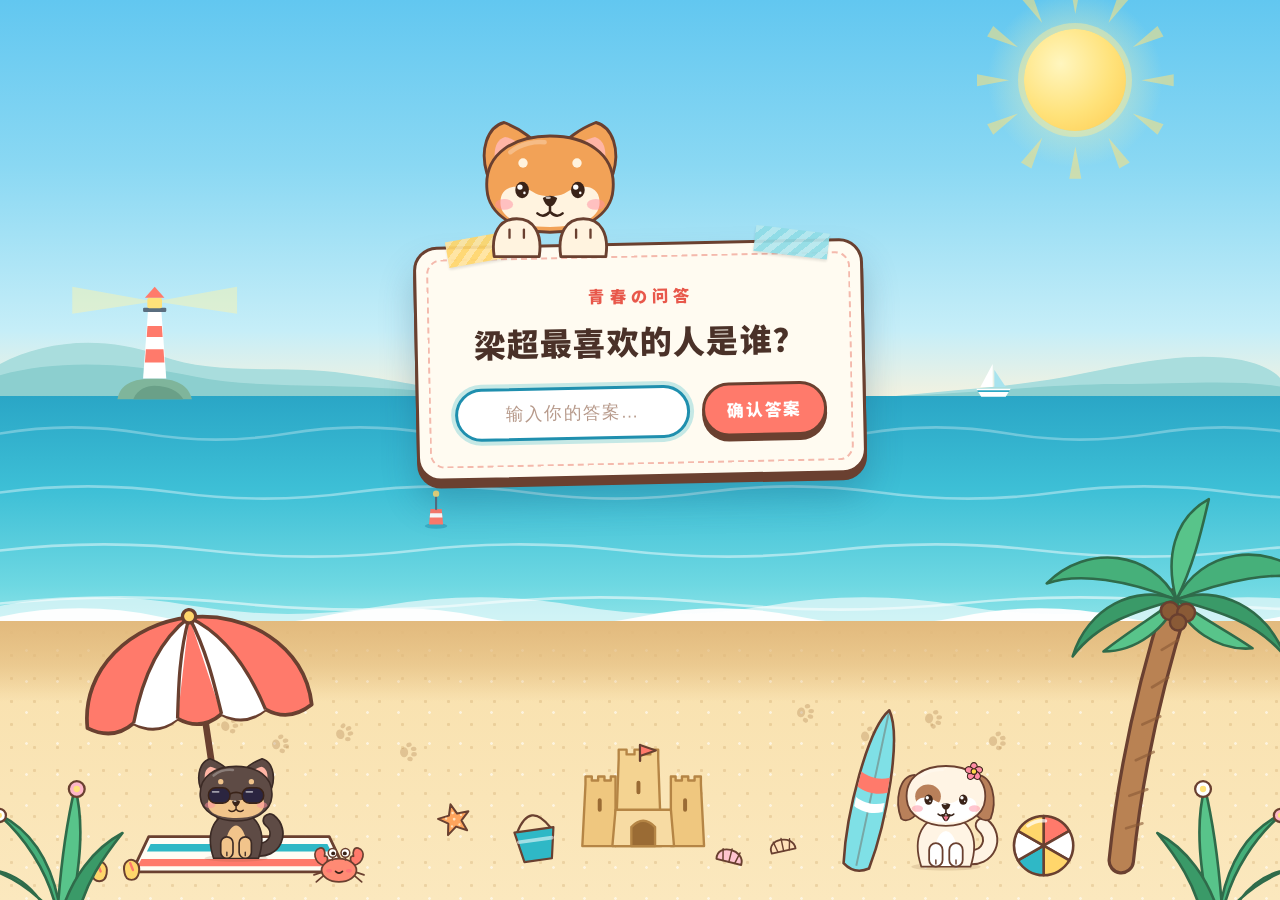
<file: index.html>
<!DOCTYPE html>
<html lang="zh-CN">
<head>
  <meta charset="UTF-8">
  <meta name="viewport" content="width=device-width, initial-scale=1.0, viewport-fit=cover">
  <title>夏日海岸</title>
  <meta name="description" content="夏日海岸：一道只有你知道答案的小问答。">
  <meta name="theme-color" content="#7FD3F0">
  <meta property="og:type" content="website">
  <meta property="og:title" content="夏日海岸">
  <meta property="og:description" content="一道只有你知道答案的小问答。">
  <meta property="og:locale" content="zh_CN">
  <link rel="icon" href="data:image/svg+xml,%3Csvg xmlns='http://www.w3.org/2000/svg' viewBox='0 0 100 100'%3E%3Ctext y='.9em' font-size='90'%3E%F0%9F%90%B6%3C/text%3E%3C/svg%3E">
  <link rel="stylesheet" href="css/fonts.css">
  <link rel="stylesheet" href="css/dogs.css">
  <link rel="stylesheet" href="css/style.css">
</head>
<body>

  <!-- 共用的小图形 -->
  <svg width="0" height="0" style="position:absolute" aria-hidden="true" focusable="false">
    <defs>
      <!-- 云 -->
      <symbol id="cloud" viewBox="0 0 220 100">
        <path fill="#fff" d="M34,90 C8,90 4,60 30,56 C26,30 58,20 76,36 C86,10 130,8 142,34 C160,22 190,36 182,62 C210,62 214,90 186,90 Z"/>
        <path fill="#DCF1FA" d="M34,90 C16,90 8,74 18,66 C22,80 40,82 60,82 L160,82 C176,82 192,80 202,72 C210,84 200,90 186,90 Z"/>
      </symbol>
      <!-- 爪印 -->
      <symbol id="paw" viewBox="0 0 40 40">
        <ellipse cx="20" cy="27" rx="9" ry="7.5"/>
        <ellipse cx="7" cy="17" rx="4" ry="5" transform="rotate(-20 7 17)"/>
        <ellipse cx="15" cy="9" rx="4" ry="5.2" transform="rotate(-6 15 9)"/>
        <ellipse cx="25" cy="9" rx="4" ry="5.2" transform="rotate(6 25 9)"/>
        <ellipse cx="33" cy="17" rx="4" ry="5" transform="rotate(20 33 17)"/>
      </symbol>
      <!-- 闪光 -->
      <symbol id="glint" viewBox="-10 -10 20 20">
        <path d="M0,-9 Q1,-1 9,0 Q1,1 0,9 Q-1,1 -9,0 Q-1,-1 0,-9 Z"/>
      </symbol>
    </defs>
  </svg>

  <!-- ========== 场景一：夏日海岸 ========== -->
  <div id="scene-summer" class="scene active">

    <!-- 天空 -->
    <div class="sky" aria-hidden="true">
      <div class="sun">
        <svg class="sun-rays" viewBox="-100 -100 200 200">
          <g fill="#FFE27A" opacity=".55">
            <path d="M-6,-98 L0,-66 L6,-98 Z" /><path d="M-6,-98 L0,-66 L6,-98 Z" transform="rotate(30)"/>
            <path d="M-6,-98 L0,-66 L6,-98 Z" transform="rotate(60)"/><path d="M-6,-98 L0,-66 L6,-98 Z" transform="rotate(90)"/>
            <path d="M-6,-98 L0,-66 L6,-98 Z" transform="rotate(120)"/><path d="M-6,-98 L0,-66 L6,-98 Z" transform="rotate(150)"/>
            <path d="M-6,-98 L0,-66 L6,-98 Z" transform="rotate(180)"/><path d="M-6,-98 L0,-66 L6,-98 Z" transform="rotate(210)"/>
            <path d="M-6,-98 L0,-66 L6,-98 Z" transform="rotate(240)"/><path d="M-6,-98 L0,-66 L6,-98 Z" transform="rotate(270)"/>
            <path d="M-6,-98 L0,-66 L6,-98 Z" transform="rotate(300)"/><path d="M-6,-98 L0,-66 L6,-98 Z" transform="rotate(330)"/>
          </g>
        </svg>
        <div class="sun-halo"></div>
        <div class="sun-core"></div>
      </div>

      <svg class="cloud cl-1" viewBox="0 0 220 100"><use href="#cloud"/></svg>
      <svg class="cloud cl-2" viewBox="0 0 220 100"><use href="#cloud"/></svg>
      <svg class="cloud cl-3" viewBox="0 0 220 100"><use href="#cloud"/></svg>
      <svg class="cloud cl-4" viewBox="0 0 220 100"><use href="#cloud"/></svg>

      <!-- 海鸥 -->
      <svg class="gull gl-1" viewBox="0 0 60 26"><path d="M4,18 Q16,2 30,14 Q44,2 56,18" fill="none" stroke="#fff" stroke-width="4.5" stroke-linecap="round" stroke-linejoin="round"/></svg>
      <svg class="gull gl-2" viewBox="0 0 60 26"><path d="M4,18 Q16,2 30,14 Q44,2 56,18" fill="none" stroke="#fff" stroke-width="4.5" stroke-linecap="round" stroke-linejoin="round"/></svg>
      <svg class="gull gl-3" viewBox="0 0 60 26"><path d="M4,18 Q16,2 30,14 Q44,2 56,18" fill="none" stroke="#fff" stroke-width="4.5" stroke-linecap="round" stroke-linejoin="round"/></svg>
    </div>

    <!-- 远处：山丘、灯塔岛、帆船 -->
    <div class="horizon" aria-hidden="true">
      <svg class="hills hills-l" viewBox="0 0 400 90" preserveAspectRatio="none">
        <path fill="#A9DDDD" d="M0,90 L0,50 C40,20 90,14 140,40 C190,66 250,50 300,62 C340,70 380,80 400,90 Z"/>
        <path fill="#8CCFCF" d="M0,90 L0,64 C50,44 110,48 170,66 C230,84 320,70 400,90 Z"/>
      </svg>
      <svg class="hills hills-r" viewBox="0 0 400 90" preserveAspectRatio="none">
        <path fill="#A9DDDD" d="M0,90 C60,80 120,74 170,60 C230,42 300,12 360,30 C384,38 396,52 400,60 L400,90 Z"/>
        <path fill="#8CCFCF" d="M0,90 C80,86 160,70 230,70 C300,70 350,62 400,74 L400,90 Z"/>
      </svg>

      <!-- 灯塔 -->
      <svg class="lighthouse" viewBox="0 0 130 210">
        <g class="beam"><path d="M64,50 L-70,26 L-70,70 Z" fill="#FFF3A6" opacity=".45"/><path d="M66,50 L200,26 L200,70 Z" fill="#FFF3A6" opacity=".45"/></g>
        <path fill="#7FB59B" d="M4,210 C8,186 28,176 64,176 C100,176 120,186 126,210 Z"/>
        <path fill="#6AA088" d="M30,210 C36,194 52,188 64,188 C86,188 104,196 112,210 Z"/>
        <path fill="#FFFFFF" d="M46,176 L54,66 L76,66 L84,176 Z"/>
        <path fill="#FF7A6B" d="M49,150 L50.6,128 L79.4,128 L81,150 Z"/>
        <path fill="#FF7A6B" d="M52,108 L53.2,90 L76.8,90 L78,108 Z"/>
        <rect x="46" y="60" width="38" height="7" rx="2" fill="#5A6E7F"/>
        <rect x="53" y="44" width="24" height="17" rx="3" fill="#FFE27A"/>
        <path fill="#FF7A6B" d="M49,44 L65,26 L81,44 Z"/>
      </svg>

      <!-- 帆船 -->
      <svg class="boat boat-1" viewBox="0 0 100 100">
        <path fill="#FFFFFF" d="M50,8 L50,66 L16,66 Z"/>
        <path fill="#FFD66B" d="M54,20 L54,66 L86,66 Z"/>
        <path fill="#FF7A6B" d="M8,70 L92,70 L80,90 L20,90 Z"/>
        <path fill="#FF7A6B" d="M50,8 L62,12 L50,16 Z"/>
      </svg>
      <svg class="boat boat-2" viewBox="0 0 100 100">
        <path fill="#FFFFFF" d="M48,10 L48,66 L18,66 Z"/>
        <path fill="#A8E3EE" d="M52,24 L52,66 L80,66 Z"/>
        <path fill="#FFFFFF" d="M8,70 L92,70 L80,90 L20,90 Z"/>
        <path fill="#2FA8C4" d="M10,74 L90,74 L88,78 L12,78 Z"/>
      </svg>
    </div>

    <!-- 海 -->
    <div class="sea" aria-hidden="true">
      <div class="swell swell-1"><svg viewBox="0 0 800 40" preserveAspectRatio="none"><path d="M0,20 Q25,2 50,20 T100,20 T150,20 T200,20 T250,20 T300,20 T350,20 T400,20 T450,20 T500,20 T550,20 T600,20 T650,20 T700,20 T750,20 T800,20" /></svg></div>
      <div class="swell swell-2"><svg viewBox="0 0 800 40" preserveAspectRatio="none"><path d="M0,20 Q25,2 50,20 T100,20 T150,20 T200,20 T250,20 T300,20 T350,20 T400,20 T450,20 T500,20 T550,20 T600,20 T650,20 T700,20 T750,20 T800,20" /></svg></div>
      <div class="swell swell-3"><svg viewBox="0 0 800 40" preserveAspectRatio="none"><path d="M0,20 Q25,2 50,20 T100,20 T150,20 T200,20 T250,20 T300,20 T350,20 T400,20 T450,20 T500,20 T550,20 T600,20 T650,20 T700,20 T750,20 T800,20" /></svg></div>
      <div class="swell swell-4"><svg viewBox="0 0 800 40" preserveAspectRatio="none"><path d="M0,20 Q25,2 50,20 T100,20 T150,20 T200,20 T250,20 T300,20 T350,20 T400,20 T450,20 T500,20 T550,20 T600,20 T650,20 T700,20 T750,20 T800,20" /></svg></div>
      <svg class="glint g1"><use href="#glint"/></svg><svg class="glint g2"><use href="#glint"/></svg>
      <svg class="glint g3"><use href="#glint"/></svg><svg class="glint g4"><use href="#glint"/></svg>
      <svg class="glint g5"><use href="#glint"/></svg><svg class="glint g6"><use href="#glint"/></svg>
      <svg class="glint g7"><use href="#glint"/></svg><svg class="glint g8"><use href="#glint"/></svg>

      <!-- 浮标 -->
      <svg class="buoy" viewBox="0 0 40 60">
        <ellipse cx="20" cy="54" rx="16" ry="4" fill="#1F8FAE" opacity=".5"/>
        <path d="M10,52 L12,30 L28,30 L30,52 Z" fill="#FF7A6B"/>
        <path d="M11,42 L11.6,36 L28.4,36 L29,42 Z" fill="#fff"/>
        <path d="M20,30 L20,10" stroke="#5A6E7F" stroke-width="3" stroke-linecap="round"/>
        <circle cx="20" cy="8" r="4.5" fill="#FFE27A"/>
      </svg>
    </div>

    <!-- 海浪泡沫 -->
    <div class="foam" aria-hidden="true">
      <div class="foam-line foam-a"><svg viewBox="0 0 800 40" preserveAspectRatio="none"><path d="M0,40 L0,18 Q25,2 50,18 T100,18 T150,18 T200,18 T250,18 T300,18 T350,18 T400,18 T450,18 T500,18 T550,18 T600,18 T650,18 T700,18 T750,18 T800,18 L800,40 Z"/></svg></div>
      <div class="foam-line foam-b"><svg viewBox="0 0 800 40" preserveAspectRatio="none"><path d="M0,40 L0,18 Q25,2 50,18 T100,18 T150,18 T200,18 T250,18 T300,18 T350,18 T400,18 T450,18 T500,18 T550,18 T600,18 T650,18 T700,18 T750,18 T800,18 L800,40 Z"/></svg></div>
    </div>

    <!-- 沙滩 -->
    <div class="beach" aria-hidden="true">
      <div class="wet"></div>

      <!-- 爪印：从海边一路走到沙滩 -->
      <div class="prints">
        <svg class="pw pw1"><use href="#paw"/></svg><svg class="pw pw2"><use href="#paw"/></svg>
        <svg class="pw pw3"><use href="#paw"/></svg><svg class="pw pw4"><use href="#paw"/></svg>
        <svg class="pw pw5"><use href="#paw"/></svg><svg class="pw pw6"><use href="#paw"/></svg>
        <svg class="pw pw7"><use href="#paw"/></svg><svg class="pw pw8"><use href="#paw"/></svg>
      </div>

      <!-- 左：沙滩伞 + 戴墨镜的小黑狗 -->
      <div class="spot spot-umbrella">
        <svg class="towel" viewBox="0 0 230 50">
          <path d="M18,6 L212,6 L230,44 L0,44 Z" fill="#FFFDF4" stroke="#6A4030" stroke-width="3" stroke-linejoin="round"/>
          <path d="M20,14 L210,14 L214,22 L16,22 Z" fill="#2FB8C6"/>
          <path d="M10,30 L220,30 L224,38 L6,38 Z" fill="#FF7A6B"/>
        </svg>
        <svg class="umbrella" viewBox="0 0 220 230">
          <path d="M112,40 L120,226" stroke="#6A4030" stroke-width="6" stroke-linecap="round"/>
          <path fill="#FF7A6B" stroke="#6A4030" stroke-width="3.4" stroke-linejoin="round" d="M8,100 C8,46 58,10 110,10 C162,10 212,46 212,100 Q190,114 170,100 Q150,114 130,100 Q110,114 90,100 Q70,114 50,100 Q30,114 8,100 Z"/>
          <path fill="#FFFFFF" d="M110,10 C80,28 62,60 50,100 Q70,112 90,100 C98,64 104,36 110,10 Z"/>
          <path fill="#FFFFFF" d="M110,10 C140,28 158,60 170,100 Q150,112 130,100 C122,64 116,36 110,10 Z"/>
          <path fill="none" stroke="#6A4030" stroke-width="3" stroke-linejoin="round" d="M110,10 C80,28 62,60 50,100 M110,10 C98,40 94,70 90,100 M110,10 C122,40 126,70 130,100 M110,10 C140,28 158,60 170,100"/>
          <circle cx="110" cy="9" r="6" fill="#FFD66B" stroke="#6A4030" stroke-width="3"/>
        </svg>
        <div class="dog-slot dog-cool"></div>
        <svg class="flipflops" viewBox="0 0 90 40">
          <g fill="#FFD66B" stroke="#6A4030" stroke-width="2.8" stroke-linejoin="round">
            <path d="M6,26 C2,10 14,4 22,10 C30,16 28,36 16,36 C10,36 7,32 6,26 Z"/>
            <path d="M52,24 C48,8 60,2 68,8 C76,14 74,34 62,34 C56,34 53,30 52,24 Z"/>
          </g>
          <path d="M14,12 L18,22 M60,10 L64,20" stroke="#FF7A6B" stroke-width="3.4" stroke-linecap="round"/>
        </svg>
      </div>

      <!-- 中：沙堡 + 小桶 -->
      <div class="spot spot-castle">
        <svg class="castle" viewBox="0 0 170 160">
          <g stroke="#B58545" stroke-width="3" stroke-linejoin="round" stroke-linecap="round">
            <path d="M54,28 L54,16 L64,16 L64,22 L74,22 L74,16 L84,16 L84,22 L94,22 L94,16 L104,16 L104,28 L108,138 L50,138 Z" fill="#F4D391"/>
            <path d="M12,60 L12,50 L20,50 L20,55 L28,55 L28,50 L36,50 L36,55 L44,55 L44,50 L50,50 L50,138 L8,138 Z" fill="#EFC77F"/>
            <path d="M120,60 L120,50 L126,50 L126,55 L134,55 L134,50 L142,50 L142,55 L150,55 L150,50 L158,50 L158,60 L162,138 L120,138 Z" fill="#EFC77F"/>
            <path d="M50,92 L120,92 L124,138 L46,138 Z" fill="#F7DBA3"/>
            <path d="M70,138 L70,114 Q85,98 100,114 L100,138 Z" fill="#9A6B34"/>
          </g>
          <path d="M30,80 L30,92 M138,80 L138,92 M79,58 L79,70" stroke="#9A6B34" stroke-width="5" stroke-linecap="round"/>
          <path d="M79,16 L79,-4" stroke="#6A4030" stroke-width="3" stroke-linecap="round" transform="translate(2,14)"/>
          <path d="M81,10 L101,17 L81,24 Z" fill="#FF7A6B" stroke="#6A4030" stroke-width="2.6" stroke-linejoin="round" class="flag"/>
        </svg>
        <svg class="bucket" viewBox="0 0 70 80">
          <path d="M12,34 Q35,-6 58,34" fill="none" stroke="#6A4030" stroke-width="3" stroke-linecap="round"/>
          <path d="M8,34 L62,34 L54,76 L16,76 Z" fill="#2FB8C6" stroke="#6A4030" stroke-width="3" stroke-linejoin="round"/>
          <path d="M12,48 L58,48" stroke="#fff" stroke-width="5" stroke-linecap="round" opacity=".55"/>
        </svg>
        <svg class="shell shell-1" viewBox="0 0 44 36">
          <path d="M3,30 C-2,6 42,6 41,30 Z" fill="#FFC4CF" stroke="#6A4030" stroke-width="2.8" stroke-linejoin="round"/>
          <path d="M22,30 L22,10 M13,30 L9,13 M31,30 L35,13" stroke="#6A4030" stroke-width="2.2" stroke-linecap="round"/>
        </svg>
      </div>

      <!-- 螃蟹 -->
      <div class="crab-track">
        <div class="crab">
          <svg viewBox="0 0 110 80">
            <g stroke="#6A4030" stroke-width="3" stroke-linecap="round" stroke-linejoin="round">
              <g class="legs" fill="none">
                <path d="M30,54 L12,60 M30,60 L16,72 M80,54 L98,60 M80,60 L94,72"/>
              </g>
              <path d="M30,44 C12,40 8,18 22,14 C30,12 32,22 30,28 C36,26 38,34 30,44 Z" fill="#FF7A6B" class="claw claw-l"/>
              <path d="M80,44 C98,40 102,18 88,14 C80,12 78,22 80,28 C74,26 72,34 80,44 Z" fill="#FF7A6B" class="claw claw-r"/>
              <ellipse cx="55" cy="52" rx="30" ry="20" fill="#FF8A74"/>
              <path d="M44,34 L44,26 M66,34 L66,26" fill="none"/>
            </g>
            <circle cx="44" cy="22" r="7.5" fill="#fff" stroke="#6A4030" stroke-width="2.6"/><circle cx="66" cy="22" r="7.5" fill="#fff" stroke="#6A4030" stroke-width="2.6"/>
            <circle cx="45" cy="23" r="3.4" fill="#3A2318"/><circle cx="65" cy="23" r="3.4" fill="#3A2318"/>
            <path d="M49,54 Q55,60 61,54" fill="none" stroke="#3A2318" stroke-width="2.8" stroke-linecap="round"/>
            <ellipse cx="38" cy="53" rx="5" ry="3" fill="#FF5E7A" opacity=".5"/><ellipse cx="72" cy="53" rx="5" ry="3" fill="#FF5E7A" opacity=".5"/>
          </svg>
        </div>
      </div>

      <svg class="starfish" viewBox="0 0 60 60">
        <path d="M30,6 L36.6,22.6 L54.4,23.4 L40.6,34.6 L45.4,51.8 L30,42 L14.6,51.8 L19.4,34.6 L5.6,23.4 L23.4,22.6 Z" fill="#FFA45C" stroke="#6A4030" stroke-width="3.2" stroke-linejoin="round"/>
        <g fill="#FFE0B8"><circle cx="30" cy="20" r="2"/><circle cx="30" cy="30" r="2.2"/><circle cx="42" cy="26" r="1.8"/><circle cx="18" cy="26" r="1.8"/><circle cx="36" cy="40" r="1.8"/><circle cx="24" cy="40" r="1.8"/></g>
      </svg>

      <!-- 右：冲浪板 + 沙滩球 + 戴花的小狗 -->
      <div class="spot spot-right">
        <svg class="surfboard" viewBox="0 0 70 230">
          <path d="M35,6 C58,36 62,150 52,214 Q35,226 18,214 C8,150 12,36 35,6 Z" fill="#7FE0E6" stroke="#6A4030" stroke-width="3.4" stroke-linejoin="round"/>
          <path d="M35,10 L35,214" stroke="#6A4030" stroke-width="2.6" opacity=".35"/>
          <path d="M16,92 C28,98 42,98 54,92 L55,112 C42,118 28,118 15,112 Z" fill="#FF7A6B"/>
          <path d="M16,126 C28,132 42,132 54,126 L54,138 C42,144 28,144 16,138 Z" fill="#fff"/>
        </svg>
        <div class="dog-slot dog-flower"></div>
        <svg class="ball" viewBox="-2 -2 64 64">
          <g stroke="#6A4030" stroke-width="2.6" stroke-linejoin="round">
            <path d="M30,30 L30,0 A30,30 0 0 1 56,15 Z" fill="#FF7A6B"/><path d="M30,30 L56,15 A30,30 0 0 1 56,45 Z" fill="#FFFFFF"/>
            <path d="M30,30 L56,45 A30,30 0 0 1 30,60 Z" fill="#FFD66B"/><path d="M30,30 L30,60 A30,30 0 0 1 4,45 Z" fill="#2FB8C6"/>
            <path d="M30,30 L4,45 A30,30 0 0 1 4,15 Z" fill="#FFFFFF"/><path d="M30,30 L4,15 A30,30 0 0 1 30,0 Z" fill="#FFD66B"/>
          </g>
          <path d="M14,10 Q22,4 32,5" fill="none" stroke="#fff" stroke-width="3.4" stroke-linecap="round" opacity=".7"/>
        </svg>
      </div>

      <!-- 椰子树 -->
      <svg class="palm" viewBox="0 0 300 440">
        <g class="palm-sway">
          <path d="M120,440 C130,340 150,240 188,120" fill="none" stroke="#6A4030" stroke-width="34" stroke-linecap="round"/>
          <path d="M120,440 C130,340 150,240 188,120" fill="none" stroke="#B98253" stroke-width="26" stroke-linecap="round"/>
          <path d="M126,400 L146,394 M130,360 L152,352 M138,316 L160,306 M146,272 L168,262 M158,226 L178,214 M170,180 L190,168" stroke="#8A5A36" stroke-width="3.4" stroke-linecap="round" opacity=".6"/>
          <g transform="translate(188,118)">
            <g class="fronds" stroke="#2F6B4A" stroke-width="3.2" stroke-linejoin="round">
              <path d="M0,0 C-30,-60 -110,-70 -160,-20 C-120,-34 -60,-24 0,0 Z" fill="#46B07A"/>
              <path d="M0,0 C30,-62 110,-74 164,-26 C122,-36 60,-24 0,0 Z" fill="#46B07A"/>
              <path d="M0,0 C-50,-20 -110,10 -128,70 C-96,28 -50,14 0,0 Z" fill="#3A9A68"/>
              <path d="M0,0 C50,-20 112,10 134,70 C100,28 52,14 0,0 Z" fill="#3A9A68"/>
              <path d="M0,0 C-14,-50 -4,-100 40,-124 C30,-80 20,-40 0,0 Z" fill="#58C48A"/>
              <path d="M0,0 C-10,34 -50,64 -90,64 C-60,40 -30,22 0,0 Z" fill="#58C48A"/>
              <path d="M0,0 C10,34 50,64 94,60 C62,38 30,22 0,0 Z" fill="#58C48A"/>
            </g>
            <g fill="#8A5A36" stroke="#6A4030" stroke-width="3"><circle cx="-8" cy="14" r="11"/><circle cx="12" cy="16" r="11"/><circle cx="2" cy="28" r="10"/></g>
          </g>
        </g>
      </svg>

      <!-- 小贝壳等点缀 -->
      <svg class="shell shell-2" viewBox="0 0 44 36">
        <path d="M3,30 C-2,6 42,6 41,30 Z" fill="#FFE0B8" stroke="#6A4030" stroke-width="2.8" stroke-linejoin="round"/>
        <path d="M22,30 L22,10 M13,30 L9,13 M31,30 L35,13" stroke="#6A4030" stroke-width="2.2" stroke-linecap="round"/>
      </svg>
    </div>

    <!-- 近景：海边的草和小花 -->
    <div class="fg" aria-hidden="true">
      <svg class="grass grass-l" viewBox="0 0 160 150">
        <g stroke="#2F6B4A" stroke-width="3" stroke-linejoin="round" stroke-linecap="round">
          <path d="M80,150 C70,100 40,60 12,36 C46,52 74,84 84,150 Z" fill="#46B07A"/>
          <path d="M80,150 C84,90 92,40 100,6 C112,50 104,100 96,150 Z" fill="#58C48A"/>
          <path d="M84,150 C96,110 120,76 154,58 C130,88 112,116 104,150 Z" fill="#3A9A68"/>
          <path d="M70,150 C54,120 34,104 6,100 C34,110 56,126 76,150 Z" fill="#3A9A68"/>
        </g>
        <g><circle cx="102" cy="8" r="9" fill="#FFB6C8" stroke="#6A4030" stroke-width="2.6"/><circle cx="102" cy="8" r="3.6" fill="#FFE27A"/>
           <circle cx="14" cy="38" r="7.5" fill="#FFFFFF" stroke="#6A4030" stroke-width="2.6"/><circle cx="14" cy="38" r="3" fill="#FFE27A"/></g>
      </svg>
      <svg class="grass grass-r" viewBox="0 0 160 150">
        <g stroke="#2F6B4A" stroke-width="3" stroke-linejoin="round" stroke-linecap="round">
          <path d="M80,150 C90,100 120,60 148,36 C114,52 86,84 76,150 Z" fill="#46B07A"/>
          <path d="M80,150 C76,90 68,40 60,6 C48,50 56,100 64,150 Z" fill="#58C48A"/>
          <path d="M76,150 C64,110 40,76 6,58 C30,88 48,116 56,150 Z" fill="#3A9A68"/>
          <path d="M90,150 C106,120 126,104 154,100 C126,110 104,126 84,150 Z" fill="#3A9A68"/>
        </g>
        <g><circle cx="58" cy="8" r="9" fill="#FFFFFF" stroke="#6A4030" stroke-width="2.6"/><circle cx="58" cy="8" r="3.6" fill="#FFE27A"/>
           <circle cx="146" cy="38" r="7.5" fill="#FFB6C8" stroke="#6A4030" stroke-width="2.6"/><circle cx="146" cy="38" r="3" fill="#FFE27A"/></g>
      </svg>
    </div>

    <!-- 问题明信片 -->
    <div class="card-wrap">
      <div class="peek-slot" id="peek-slot"></div>
      <p id="hint-text" class="hint-text" role="status" aria-live="polite"></p>
      <div class="question-card">
        <span class="tape tape-l"></span><span class="tape tape-r"></span>
        <div class="card-inner">
          <h1 class="question-title">青春の问答</h1>
          <p class="question-text">梁超最喜欢的人是谁？</p>
          <div class="input-group">
            <input type="text" id="answer-input" class="answer-input" placeholder="输入你的答案…" maxlength="10" autocomplete="off" autocapitalize="off" autocorrect="off" spellcheck="false" enterkeyhint="done" aria-label="你的答案">
            <button id="submit-btn" class="submit-btn" type="button">确认答案</button>
          </div>
        </div>
      </div>
    </div>
  </div>

  <!-- ========== 场景二：黄昏单车骑行 ========== -->
  <div id="scene-sunset" class="scene idle">
    <div class="photo" aria-hidden="true"></div>
    <div class="glow" aria-hidden="true"></div>
    <div class="vignette" aria-hidden="true"></div>
    <div class="drift" id="drift" aria-hidden="true"></div>

    <!-- 贴纸小狗 -->
    <div class="sticker st-1" id="st-1" aria-hidden="true"></div>
    <div class="sticker st-2" id="st-2" aria-hidden="true"></div>
    <div class="sticker st-3" id="st-3" aria-hidden="true"></div>
    <div class="sticker st-4" id="st-4" aria-hidden="true"></div>

    <!-- 骑车 -->
    <div class="ride" aria-hidden="true">
      <div class="ground" id="ground"></div>
      <div class="bike-rig sticker-edge">
        <svg class="bike bike-back" viewBox="0 0 320 200">
          <g class="wheel wheel-r">
            <circle cx="72" cy="140" r="50" fill="none" stroke="#4A3128" stroke-width="7"/>
            <g stroke="#4A3128" stroke-width="2" opacity=".7"><path d="M72,92 L72,188 M24,140 L120,140 M38,106 L106,174 M106,106 L38,174"/></g>
            <circle cx="72" cy="140" r="6" fill="#FFD66B" stroke="#4A3128" stroke-width="3"/>
          </g>
          <g class="wheel wheel-f">
            <circle cx="250" cy="140" r="50" fill="none" stroke="#4A3128" stroke-width="7"/>
            <g stroke="#4A3128" stroke-width="2" opacity=".7"><path d="M250,92 L250,188 M202,140 L298,140 M216,106 L284,174 M284,106 L216,174"/></g>
            <circle cx="250" cy="140" r="6" fill="#FFD66B" stroke="#4A3128" stroke-width="3"/>
          </g>
          <g fill="none" stroke="#FF7A6B" stroke-width="7" stroke-linecap="round" stroke-linejoin="round">
            <path d="M72,140 L146,142 L128,84 L72,140"/>
            <path d="M128,84 L226,84 L146,142"/>
            <path d="M226,84 L250,140"/>
            <path d="M226,84 L220,56"/>
          </g>
          <path d="M206,52 Q222,46 238,52" fill="none" stroke="#4A3128" stroke-width="7" stroke-linecap="round"/>
          <path d="M104,72 Q126,66 148,72 L146,80 Q126,86 104,80 Z" fill="#4A3128" stroke="#4A3128" stroke-width="4" stroke-linejoin="round"/>
          <path d="M128,84 L126,74" stroke="#4A3128" stroke-width="6" stroke-linecap="round"/>
          <circle cx="146" cy="142" r="9" fill="#FFD66B" stroke="#4A3128" stroke-width="4"/>
          <path d="M146,142 L136,160 M146,142 L156,124" stroke="#4A3128" stroke-width="5" stroke-linecap="round"/>
        </svg>
        <div class="bike-dog" id="bike-dog"></div>
        <svg class="bike bike-front" viewBox="0 0 320 200">
          <!-- 车筐前半部分（盖住小狗的身体） -->
          <path d="M214,62 L290,62 L282,104 Q278,114 268,114 L232,114 Q222,114 220,104 Z" fill="#E9B97A" stroke="#4A3128" stroke-width="4" stroke-linejoin="round"/>
          <path d="M222,76 L282,76 M224,90 L280,90 M240,64 L238,112 M256,64 L256,112 M272,64 L274,112" stroke="#B98253" stroke-width="3" stroke-linecap="round" opacity=".9"/>
          <path d="M210,62 L294,62" stroke="#4A3128" stroke-width="6" stroke-linecap="round"/>
          <!-- 围巾 -->
          <path class="scarf-tail" d="M214,56 Q190,50 170,62 Q186,66 200,74 Q206,66 214,56 Z" fill="#FF7A6B" stroke="#4A3128" stroke-width="3.4" stroke-linejoin="round"/>
        </svg>
      </div>
    </div>

    <div class="love-container" id="love-container">
      <div class="love-text" id="love-text" aria-label="我爱你">
        <span class="char char-1">我</span><span class="char char-2">爱</span><span class="char char-3">你</span>
      </div>
    </div>

    <div class="hearts-area" id="hearts-area" aria-hidden="true"></div>

    <!-- 登录入口：「我爱你」出现之后淡入，通往日记页 -->
    <section class="login" id="login" aria-labelledby="login-title">
      <p class="login-title" id="login-title">我们的日记</p>
      <form class="login-form" id="login-form" autocomplete="on" novalidate>
        <div class="login-field">
          <input class="login-input" id="login-user" name="username" type="text" placeholder="账号" aria-label="账号" autocomplete="username" autocapitalize="off" autocorrect="off" spellcheck="false" enterkeyhint="next" maxlength="32">
        </div>
        <div class="login-field">
          <input class="login-input has-eye" id="login-pass" name="password" type="password" placeholder="密码" aria-label="密码" autocomplete="current-password" autocapitalize="off" autocorrect="off" spellcheck="false" enterkeyhint="go" maxlength="64">
          <button class="login-eye" id="login-eye" type="button" aria-label="显示密码" aria-pressed="false">
            <svg class="eye-on" viewBox="0 0 24 24" width="20" height="20" fill="none" stroke="currentColor" stroke-width="1.8" stroke-linecap="round" stroke-linejoin="round"><path d="M1.5 12S5.5 5 12 5s10.5 7 10.5 7-4 7-10.5 7S1.5 12 1.5 12Z"/><circle cx="12" cy="12" r="3"/></svg>
            <svg class="eye-off" viewBox="0 0 24 24" width="20" height="20" fill="none" stroke="currentColor" stroke-width="1.8" stroke-linecap="round" stroke-linejoin="round"><path d="M1.5 12S5.5 5 12 5s10.5 7 10.5 7-4 7-10.5 7S1.5 12 1.5 12Z"/><circle cx="12" cy="12" r="3"/><path d="M3.5 3.5l17 17"/></svg>
          </button>
        </div>
        <button class="login-btn" id="login-btn" type="submit">
          <span>进入</span>
          <svg viewBox="0 0 24 24" width="18" height="18" fill="none" stroke="currentColor" stroke-width="2.2" stroke-linecap="round" stroke-linejoin="round" aria-hidden="true"><path d="M4 12h15M13 6l6 6-6 6"/></svg>
        </button>
      </form>
      <p class="login-msg" id="login-msg" role="status" aria-live="polite"></p>
      <p class="login-alt">
        <a href="register.html">注册</a>
        <span aria-hidden="true">·</span>
        <a href="forgot.html">忘记密码</a>
      </p>
    </section>

    <button type="button" class="music-info" id="music-info" aria-label="暂停音乐" disabled>
      <span class="eq" id="music-icon" aria-hidden="true"><i></i><i></i><i></i></span>
      <span id="music-label">正在播放...</span>
    </button>

    <audio id="bgm" loop preload="none">
      <source src="audio/bgm.mp3" type="audio/mpeg">
    </audio>
  </div>

  <script src="js/dogs.js"></script>
  <script src="js/main.js"></script>
  <script src="js/api.js"></script>
  <script src="js/auth.js"></script>
  <script src="js/login.js"></script>
</body>
</html>
</file>
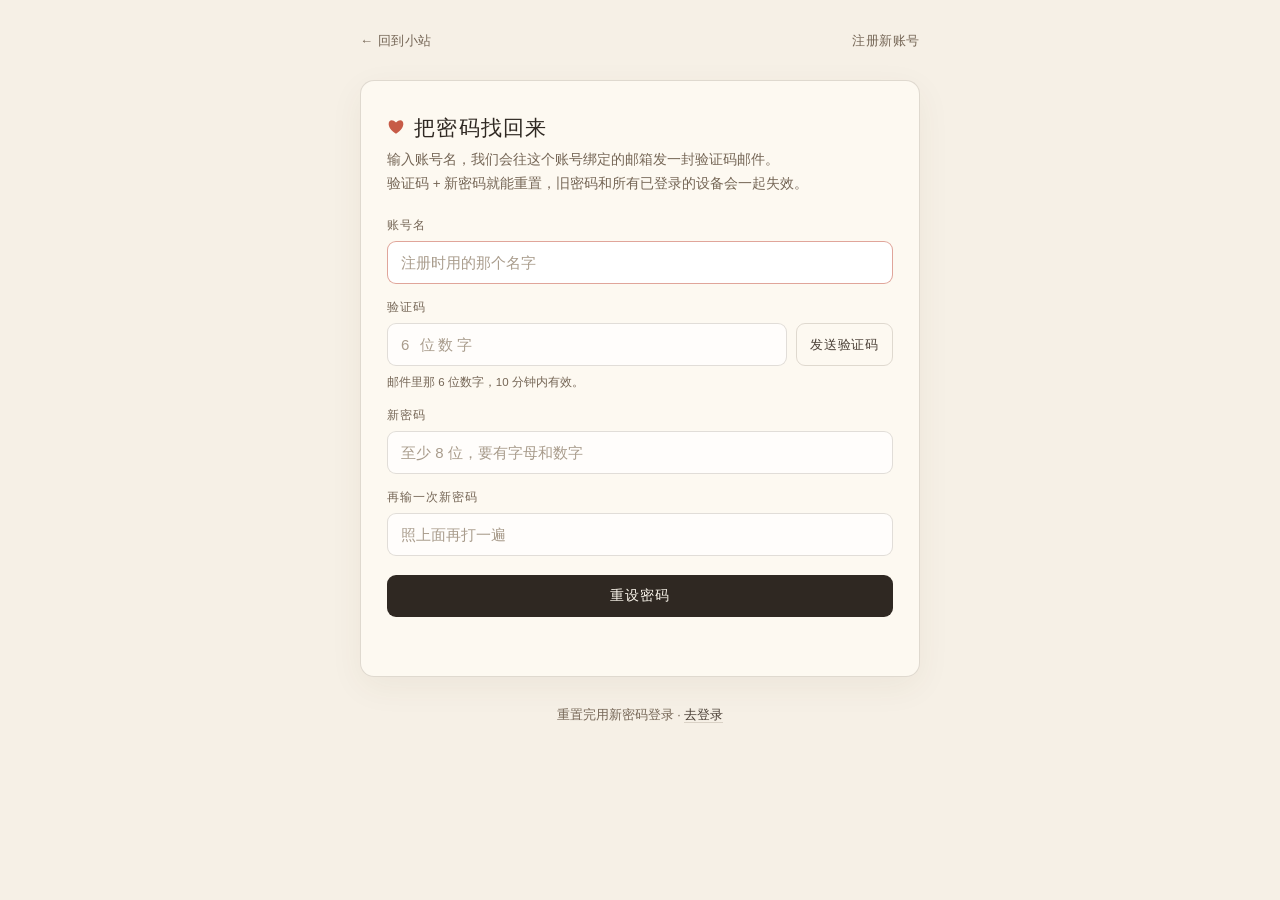
<file: forgot.html>
<!DOCTYPE html>
<html lang="zh-CN">
<head>
  <meta charset="UTF-8">
  <meta name="viewport" content="width=device-width, initial-scale=1.0, viewport-fit=cover">
  <meta name="robots" content="noindex,nofollow">
  <meta name="referrer" content="no-referrer">
  <meta name="theme-color" content="#F6F0E6">
  <title>找回密码 · 我们的日记</title>
  <link rel="icon" href="data:image/svg+xml,%3Csvg xmlns='http://www.w3.org/2000/svg' viewBox='0 0 100 100'%3E%3Ctext y='.9em' font-size='90'%3E%F0%9F%93%96%3C/text%3E%3C/svg%3E">
  <style>html, body { background: #F6F0E6; }</style>
  <link rel="stylesheet" href="css/auth.css">
  <link rel="stylesheet" href="css/theme.css">
</head>
<body>

  <div class="page-bg" data-page-bg aria-hidden="true"></div>

  <div class="topbar">
    <a class="link-btn" href="index.html">← 回到小站</a>
    <span class="spacer"></span>
    <a class="link-btn" href="register.html">注册新账号</a>
  </div>

  <main class="shell">
    <section class="card">
      <h1 class="brand">
        <svg viewBox="0 0 32 30" width="18" height="17" aria-hidden="true"><path d="M16,28 C-6,14 4,-4 16,8 C28,-4 38,14 16,28 Z" fill="currentColor"/></svg>
        把密码找回来
      </h1>
      <p class="lede">
        输入账号名，我们会往这个账号绑定的邮箱发一封验证码邮件。<br>
        验证码 + 新密码就能重置，旧密码和所有已登录的设备会一起失效。
      </p>

      <form id="form" novalidate>
        <div class="field">
          <label for="account">账号名</label>
          <input id="account" name="account" type="text" placeholder="注册时用的那个名字"
                 autocomplete="username" autocapitalize="off" autocorrect="off"
                 spellcheck="false" maxlength="32" enterkeyhint="next">
        </div>

        <div class="field">
          <label for="code">验证码</label>
          <div class="code-row">
            <input id="code" name="code" type="text" placeholder="6 位数字" inputmode="numeric"
                   autocomplete="one-time-code" maxlength="6" pattern="\d{6}" enterkeyhint="next">
            <button class="btn ghost small" id="send" type="button">发送验证码</button>
          </div>
          <p class="hint">邮件里那 6 位数字，10 分钟内有效。</p>
        </div>

        <div class="field">
          <label for="password">新密码</label>
          <input id="password" name="password" type="password" placeholder="至少 8 位，要有字母和数字"
                 autocomplete="new-password" autocapitalize="off" autocorrect="off"
                 spellcheck="false" maxlength="64" enterkeyhint="next">
        </div>

        <div class="field">
          <label for="password2">再输一次新密码</label>
          <input id="password2" name="password2" type="password" placeholder="照上面再打一遍"
                 autocomplete="new-password" autocapitalize="off" autocorrect="off"
                 spellcheck="false" maxlength="64" enterkeyhint="go">
        </div>

        <button class="btn block" id="do-reset" type="submit">重设密码</button>
      </form>

      <p class="msg" id="msg" role="status" aria-live="polite"></p>
    </section>

    <p class="foot">
      重置完用新密码登录 · <a href="index.html">去登录</a>
    </p>
  </main>

  <script src="js/api.js"></script>
  <script src="js/auth.js"></script>
  <script src="js/account.js"></script>
  <script src="js/forgot.js"></script>
  <script src="js/page-bg.js"></script>
</body>
</html>
</file>
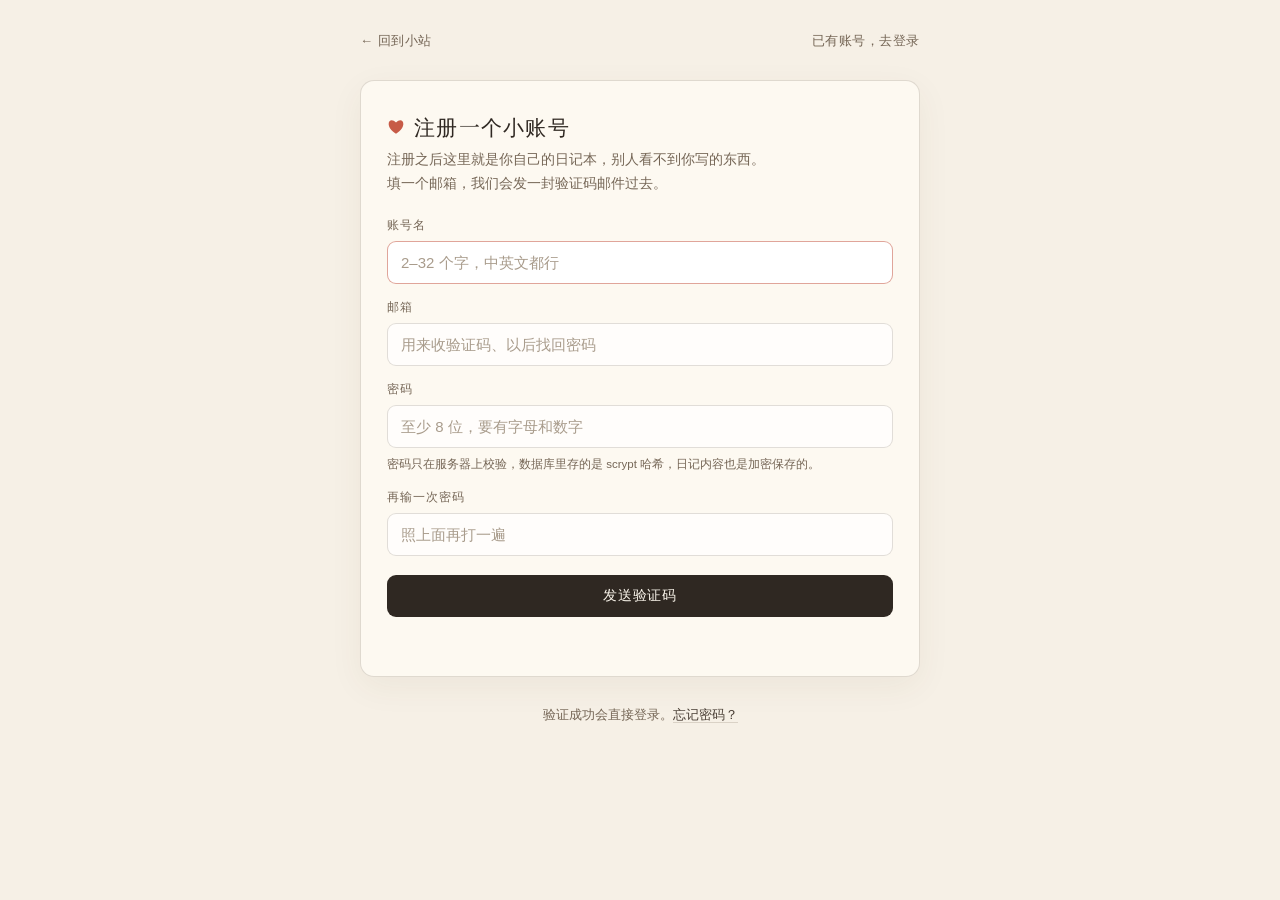
<file: register.html>
<!DOCTYPE html>
<html lang="zh-CN">
<head>
  <meta charset="UTF-8">
  <meta name="viewport" content="width=device-width, initial-scale=1.0, viewport-fit=cover">
  <meta name="robots" content="noindex,nofollow">
  <meta name="referrer" content="no-referrer">
  <meta name="theme-color" content="#F6F0E6">
  <title>注册 · 我们的日记</title>
  <link rel="icon" href="data:image/svg+xml,%3Csvg xmlns='http://www.w3.org/2000/svg' viewBox='0 0 100 100'%3E%3Ctext y='.9em' font-size='90'%3E%F0%9F%93%96%3C/text%3E%3C/svg%3E">
  <style>html, body { background: #F6F0E6; }</style>
  <link rel="stylesheet" href="css/auth.css">
  <link rel="stylesheet" href="css/theme.css">
</head>
<body>

  <div class="page-bg" data-page-bg aria-hidden="true"></div>

  <div class="topbar">
    <a class="link-btn" href="index.html">← 回到小站</a>
    <span class="spacer"></span>
    <a class="link-btn" href="index.html">已有账号，去登录</a>
  </div>

  <main class="shell">

    <!-- 第一步：填账号、邮箱、密码 -->
    <section class="card" id="step-form">
      <h1 class="brand">
        <svg viewBox="0 0 32 30" width="18" height="17" aria-hidden="true"><path d="M16,28 C-6,14 4,-4 16,8 C28,-4 38,14 16,28 Z" fill="currentColor"/></svg>
        注册一个小账号
      </h1>
      <p class="lede">
        注册之后这里就是你自己的日记本，别人看不到你写的东西。<br>
        填一个邮箱，我们会发一封验证码邮件过去。
      </p>

      <form id="form" novalidate>
        <div class="field">
          <label for="account">账号名</label>
          <input id="account" name="account" type="text" placeholder="2–32 个字，中英文都行"
                 autocomplete="username" autocapitalize="off" autocorrect="off"
                 spellcheck="false" maxlength="32" enterkeyhint="next">
        </div>

        <div class="field">
          <label for="email">邮箱</label>
          <input id="email" name="email" type="email" placeholder="用来收验证码、以后找回密码"
                 autocomplete="email" autocapitalize="off" autocorrect="off"
                 spellcheck="false" maxlength="254" inputmode="email" enterkeyhint="next">
        </div>

        <div class="field">
          <label for="password">密码</label>
          <input id="password" name="password" type="password" placeholder="至少 8 位，要有字母和数字"
                 autocomplete="new-password" autocapitalize="off" autocorrect="off"
                 spellcheck="false" maxlength="64" enterkeyhint="next">
          <p class="hint">密码只在服务器上校验，数据库里存的是 scrypt 哈希，日记内容也是加密保存的。</p>
        </div>

        <div class="field">
          <label for="password2">再输一次密码</label>
          <input id="password2" name="password2" type="password" placeholder="照上面再打一遍"
                 autocomplete="new-password" autocapitalize="off" autocorrect="off"
                 spellcheck="false" maxlength="64" enterkeyhint="go">
        </div>

        <button class="btn block" id="send" type="submit">发送验证码</button>
      </form>
      <p class="msg" id="msg" role="status" aria-live="polite"></p>
    </section>

    <!-- 第二步：收信、填验证码 -->
    <section class="card hidden" id="step-code">
      <h1 class="brand">
        <svg viewBox="0 0 32 30" width="18" height="17" aria-hidden="true"><path d="M16,28 C-6,14 4,-4 16,8 C28,-4 38,14 16,28 Z" fill="currentColor"/></svg>
        查收邮件里那 6 位数字
      </h1>
      <p class="lede">
        验证码已经发到 <strong id="sent-to"></strong>，10 分钟内有效。<br>
        没看到的话翻一下垃圾邮件箱，或者点下面的「重新发送」。
      </p>

      <form id="form-code" novalidate>
        <div class="field">
          <label for="code">验证码</label>
          <div class="code-row">
            <input id="code" name="code" type="text" placeholder="6 位数字" inputmode="numeric"
                   autocomplete="one-time-code" maxlength="6" pattern="\d{6}" enterkeyhint="go">
            <button class="btn ghost small" id="resend" type="button">重新发送</button>
          </div>
        </div>
        <button class="btn block" id="verify" type="submit">验证并进入日记</button>
      </form>
      <p class="msg" id="msg-code" role="status" aria-live="polite"></p>
      <hr class="divider">
      <p class="muted">填错了邮箱？<button class="link-btn" id="back" type="button" style="font-size:13px">回到上一步改一下</button></p>
    </section>

    <p class="foot">
      验证成功会直接登录。<a href="forgot.html">忘记密码？</a>
    </p>
  </main>

  <script src="js/api.js"></script>
  <script src="js/auth.js"></script>
  <script src="js/account.js"></script>
  <script src="js/register.js"></script>
  <script src="js/page-bg.js"></script>
</body>
</html>
</file>
<file: css/fonts.css>
/* 展示字体：思源黑体 SC Black（SIL OFL 开源许可），只保留页面用到的 75 个字，约 20KB。
   不依赖任何外部网站，国内也能秒开。其余文字使用系统字体。 */
@font-face {
  font-family: 'Display';
  src: url('../fonts/display-black.woff') format('woff');
  font-weight: 900;
  font-style: normal;
  font-display: swap;
}
</file>
<file: css/dogs.css>
/* ============================================
   小狗角色样式
   ============================================ */

.dog {
  display: block;
  overflow: visible;
}

/* 统一的描边 */
.dog .o {
  stroke: var(--line);
  stroke-width: 3.2;
  stroke-linejoin: round;
  stroke-linecap: round;
}
.dog .o-fill path,
.dog .o-fill rect {
  stroke: var(--line);
  stroke-width: 3;
  stroke-linejoin: round;
}
.dog .toe {
  fill: none;
  stroke: var(--line);
  stroke-width: 2.6;
  stroke-linecap: round;
}
.dog .eye-line {
  fill: none;
  stroke: #3A2318;
  stroke-width: 3.6;
  stroke-linecap: round;
}
.dog .mouth-line {
  fill: none;
  stroke: #3A2318;
  stroke-width: 2.8;
  stroke-linecap: round;
  stroke-linejoin: round;
}

/* —— 眼睛：跟随鼠标（由脚本设置 --dx / --dy）—— */
.dog .eyes {
  transform: translate(var(--dx, 0px), var(--dy, 0px));
  transition: transform 0.12s ease-out;
}

/* —— 眨眼 —— */
.dog .eye {
  transform-box: fill-box;
  transform-origin: center;
  animation: dog-blink 4.6s infinite;
  animation-delay: var(--blink, 0s);
}
@keyframes dog-blink {
  0%, 94%, 100% { transform: scaleY(1); }
  97% { transform: scaleY(0.08); }
}

/* —— 耳朵轻轻抖一下 —— */
.dog .ear {
  transform-box: fill-box;
  transform-origin: 50% 100%;
}
.dog .ear-l { animation: dog-ear-l 6s ease-in-out infinite; animation-delay: var(--ear, 0s); }
.dog .ear-r { animation: dog-ear-r 6s ease-in-out infinite; animation-delay: calc(var(--ear, 0s) + 1.3s); }
@keyframes dog-ear-l {
  0%, 86%, 100% { transform: rotate(0deg); }
  90% { transform: rotate(-9deg); }
  94% { transform: rotate(2deg); }
}
@keyframes dog-ear-r {
  0%, 86%, 100% { transform: rotate(0deg); }
  90% { transform: rotate(9deg); }
  94% { transform: rotate(-2deg); }
}
.dog-pup .ear-l { transform-origin: 80% 10%; }
.dog-pup .ear-r { transform-origin: 20% 10%; }

/* —— 摇尾巴 —— */
.dog .tail {
  transform-box: view-box;
  transform-origin: 138px 198px;
  animation: dog-wag 0.7s ease-in-out infinite alternate;
}
@keyframes dog-wag {
  from { transform: rotate(-10deg); }
  to { transform: rotate(14deg); }
}

/* —— 开心跳一下（答对时由脚本加 .hop）—— */
.dog.hop { animation: dog-hop 0.55s cubic-bezier(.3, 1.6, .5, 1) 3; }
@keyframes dog-hop {
  0%, 100% { transform: translateY(0) scale(1, 1); }
  40% { transform: translateY(-22px) scale(0.96, 1.06); }
  75% { transform: translateY(0) scale(1.06, 0.94); }
}

/* —— 歪头（答错时由脚本加 .tilt）—— */
.dog .dog-head {
  transform-box: view-box;
  transform-origin: 100px 120px;
}
.dog.tilt .dog-head { animation: dog-tilt 1.1s ease-in-out; }
@keyframes dog-tilt {
  0%, 100% { transform: rotate(0deg); }
  25%, 70% { transform: rotate(-11deg); }
}

@media (prefers-reduced-motion: reduce) {
  .dog .tail,
  .dog .ear,
  .dog .eye { animation: none !important; }
}
</file>
<file: css/style.css>
/* ============================================
   夏日海岸 · 手绘绘本风
   ============================================ */

:root {
  --ink: #4A3128;
  --line: #6A4030;
  --coral: #FF7A6B;
  --coral-deep: #E8584B;
  --teal: #2FB8C6;
  --teal-deep: #1F8FAE;
  --sun: #FFD66B;
  --paper: #FFFBF1;

  --hz: 44%;      /* 地平线位置 */
  --shore: 68%;   /* 海岸线位置 */

  --font-display: 'Display', 'PingFang SC', 'Hiragino Sans GB', 'Microsoft YaHei', 'Noto Sans SC', 'Noto Sans CJK SC', sans-serif;
  --font-body: -apple-system, BlinkMacSystemFont, 'PingFang SC', 'Hiragino Sans GB', 'Microsoft YaHei', 'Noto Sans SC', 'Noto Sans CJK SC', sans-serif;
}

*, *::before, *::after { margin: 0; padding: 0; box-sizing: border-box; }

html, body {
  width: 100%;
  height: 100%;
  overflow: hidden;
  font-family: var(--font-body);
  color: var(--ink);
  background: #9BDDF4;
  -webkit-tap-highlight-color: transparent;
}

svg { display: block; overflow: visible; }

/* --- 场景容器 --- */
.scene {
  position: fixed;
  inset: 0;
  visibility: hidden;
  opacity: 0;
  transition: opacity 1.6s ease, visibility 0s 1.6s;
  overflow: hidden;
  overflow: clip;            /* 比 hidden 更彻底：连脚本/焦点触发的滚动也不允许，场景不会被"挤歪" */
}
.scene.active {
  visibility: visible;
  opacity: 1;
  transition: opacity 1.6s ease, visibility 0s 0s;
}
/* 看不见的场景暂停所有动画：省电，并让入场动画在切换时才开始 */
.scene.idle *,
.scene.idle *::before,
.scene.idle *::after {
  animation-play-state: paused !important;
}

/* ============================================
   场景一：夏日海岸
   ============================================ */

/* ----- 天空 ----- */
.sky {
  position: absolute;
  inset: 0 0 auto 0;
  height: calc(var(--hz) + 2%);
  background: linear-gradient(180deg, #62C7F0 0%, #8AD8F3 40%, #C6EEF8 80%, #FFF3DA 100%);
  z-index: 1;
}

.sun {
  position: absolute;
  right: 12%;
  top: 7%;
  width: clamp(64px, 8vw, 120px);
  aspect-ratio: 1;
}
.sun-rays { position: absolute; inset: -48%; width: 196%; height: 196%; animation: spin 80s linear infinite; }
.sun-halo { position: absolute; inset: -42%; border-radius: 50%; background: radial-gradient(circle, rgba(255,244,176,.75) 0%, rgba(255,244,176,0) 66%); }
.sun-core { position: absolute; inset: 0; border-radius: 50%; background: radial-gradient(circle at 36% 34%, #FFF6BF 0%, #FFE27A 55%, #FFCB4F 100%); box-shadow: 0 0 0 6px rgba(255,236,150,.45); }
@keyframes spin { to { transform: rotate(360deg); } }

.cloud {
  position: absolute;
  filter: drop-shadow(0 8px 10px rgba(70,150,200,.16));
  animation: cloud-drift linear infinite;
  left: -30vw;
}
.cl-1 { top: 6%;  width: clamp(110px, 17vw, 250px); animation-duration: 150s; animation-delay: -40s; }
.cl-2 { top: 19%; width: clamp(80px, 12vw, 180px);  animation-duration: 110s; animation-delay: -88s; opacity: .95; }
.cl-3 { top: 11%; width: clamp(90px, 13vw, 200px);  animation-duration: 190s; animation-delay: -130s; }
.cl-4 { top: 27%; width: clamp(70px, 9vw, 140px);   animation-duration: 130s; animation-delay: -12s; opacity: .9; }
@keyframes cloud-drift { from { transform: translateX(0); } to { transform: translateX(160vw); } }

.gull { position: absolute; width: clamp(22px, 2.6vw, 38px); animation: gull-glide linear infinite; left: -6vw; }
.gull path { transform-box: fill-box; transform-origin: 50% 100%; animation: gull-flap .7s ease-in-out infinite alternate; }
.gl-1 { top: 22%; animation-duration: 38s; animation-delay: -6s; }
.gl-2 { top: 28%; animation-duration: 46s; animation-delay: -20s; width: clamp(16px, 1.9vw, 28px); }
.gl-3 { top: 16%; animation-duration: 52s; animation-delay: -33s; width: clamp(14px, 1.6vw, 24px); }
@keyframes gull-glide {
  0% { transform: translate(0, 0); }
  50% { transform: translate(60vw, -14px); }
  100% { transform: translate(112vw, 6px); }
}
@keyframes gull-flap { from { transform: scaleY(1); } to { transform: scaleY(.45); } }

/* ----- 远景 ----- */
.horizon {
  position: absolute;
  left: 0; right: 0;
  top: var(--hz);
  height: 0;
  z-index: 3;
}
.horizon > * { position: absolute; bottom: 0; }
.hills { height: clamp(34px, 8vh, 80px); }
.hills-l { left: 0; width: 36vw; }
.hills-r { right: 0; width: 30vw; height: clamp(28px, 6vh, 64px); }

.lighthouse { left: 9%; width: clamp(44px, 6.2vw, 90px); bottom: -3px; }
.beam { transform-box: fill-box; animation: beam 4s ease-in-out infinite; }
@keyframes beam { 0%, 100% { opacity: .15; } 50% { opacity: 1; } }

.boat { animation: bob 4.2s ease-in-out infinite alternate; transform-origin: 50% 90%; }
.boat-1 { left: 60%; width: clamp(34px, 4.8vw, 70px); bottom: -2.2vh; }
.boat-2 { left: 76%; width: clamp(24px, 3.2vw, 46px); bottom: -.6vh; animation-delay: -2s; animation-duration: 5.2s; }
@keyframes bob { from { transform: translateY(0) rotate(-2.5deg); } to { transform: translateY(3px) rotate(2.5deg); } }

/* ----- 海 ----- */
.sea {
  position: absolute;
  left: 0; right: 0;
  top: var(--hz);
  height: calc(var(--shore) - var(--hz) + 3%);
  background: linear-gradient(180deg, #2AA6C6 0%, #3DBFD6 38%, #6ED8E2 78%, #9BE8EA 100%);
  overflow: hidden;
  z-index: 2;
}
.swell { position: absolute; left: 0; height: 3vh; animation: swell linear infinite; }
.swell svg { width: 100%; height: 100%; }
.swell path { fill: none; stroke: rgba(255,255,255,.55); stroke-width: 2.6; stroke-linecap: round; vector-effect: non-scaling-stroke; }
.swell-1 { top: 10%; width: 180%; animation-duration: 38s; opacity: .55; }
.swell-2 { top: 34%; width: 220%; animation-duration: 30s; animation-direction: reverse; opacity: .7; }
.swell-3 { top: 58%; width: 260%; animation-duration: 24s; opacity: .85; }
.swell-4 { top: 80%; width: 300%; animation-duration: 20s; animation-direction: reverse; }
@keyframes swell { from { transform: translateX(0); } to { transform: translateX(-50%); } }

.glint { position: absolute; width: 14px; height: 14px; fill: #fff; opacity: 0; animation: twinkle 3s ease-in-out infinite; }
.g1 { left: 14%; top: 18%; animation-delay: 0s; }
.g2 { left: 26%; top: 52%; animation-delay: .7s; width: 10px; height: 10px; }
.g3 { left: 41%; top: 30%; animation-delay: 1.4s; }
.g4 { left: 55%; top: 66%; animation-delay: 2.1s; width: 18px; height: 18px; }
.g5 { left: 68%; top: 22%; animation-delay: 1s; width: 10px; height: 10px; }
.g6 { left: 79%; top: 56%; animation-delay: 1.8s; }
.g7 { left: 90%; top: 34%; animation-delay: .4s; width: 12px; height: 12px; }
.g8 { left: 6%; top: 70%; animation-delay: 2.5s; width: 12px; height: 12px; }
@keyframes twinkle { 0%, 100% { opacity: 0; transform: scale(.3) rotate(0); } 50% { opacity: 1; transform: scale(1) rotate(45deg); } }

.buoy { position: absolute; left: 33%; top: 38%; width: clamp(18px, 2.2vw, 30px); animation: bob 3.4s ease-in-out infinite alternate; }

/* ----- 海浪泡沫 ----- */
.foam {
  position: absolute;
  left: 0; right: 0;
  top: calc(var(--shore) - 1.6vh);
  height: 4.6vh;
  z-index: 4;
  pointer-events: none;
}
.foam-line { position: absolute; left: 0; top: 0; height: 100%; }
.foam-line svg { width: 100%; height: 100%; }
.foam-line path { fill: #fff; }
.foam-a { width: 200%; animation: swell 26s linear infinite, wash 6s ease-in-out infinite; opacity: .96; }
.foam-b { width: 240%; animation: swell 34s linear infinite reverse, wash 6s ease-in-out -3s infinite; opacity: .6; top: -1.2vh; }
@keyframes wash { 0%, 100% { margin-top: 0; } 50% { margin-top: 1.6vh; } }

/* ----- 沙滩 ----- */
.beach {
  position: absolute;
  left: 0; right: 0;
  top: calc(var(--shore) + 1vh);
  bottom: 0;
  z-index: 5;
  background:
    radial-gradient(rgba(176,126,60,.20) 1.3px, transparent 1.8px) 0 0 / 23px 23px,
    radial-gradient(rgba(255,255,255,.55) 1.1px, transparent 1.6px) 11px 14px / 31px 31px,
    linear-gradient(180deg, #F3D597 0%, #F9E2B0 26%, #FBE8BE 100%);
}
.wet {
  position: absolute;
  left: 0; right: 0; top: 0;
  height: 9vh;
  background: linear-gradient(180deg, #E2BA7E 0%, rgba(226,186,126,.55) 55%, rgba(226,186,126,0) 100%);
}

.spot { position: absolute; }
.spot > * { position: absolute; }

/* 爪印 */
.prints .pw { position: absolute; width: clamp(14px, 1.7vw, 24px); fill: rgba(150,100,50,.26); }
.pw1 { left: 17%; bottom: 36%; transform: rotate(72deg); }
.pw2 { left: 21%; bottom: 29%; transform: rotate(84deg); }
.pw3 { left: 26%; bottom: 33%; transform: rotate(70deg); }
.pw4 { left: 31%; bottom: 26%; transform: rotate(86deg); }
.pw5 { left: 62%; bottom: 40%; transform: rotate(98deg); }
.pw6 { left: 67%; bottom: 32%; transform: rotate(84deg); }
.pw7 { left: 72%; bottom: 38%; transform: rotate(100deg); }
.pw8 { left: 77%; bottom: 30%; transform: rotate(88deg); }

/* 左：沙滩伞 */
.spot-umbrella { left: 8%; bottom: 8%; width: clamp(150px, 19vw, 270px); aspect-ratio: 1.08; }
.spot-umbrella .umbrella { left: -4%; bottom: 8%; width: 100%; transform: rotate(-6deg); transform-origin: 50% 100%; }
.spot-umbrella .towel { left: 12%; bottom: 0; width: 88%; }
.spot-umbrella .dog-slot { left: 34%; bottom: 7%; width: 42%; }
.spot-umbrella .flipflops { left: -6%; bottom: -3%; width: 26%; }

/* 中：沙堡 */
.spot-castle { left: 45%; bottom: 13%; width: clamp(84px, 10.5vw, 150px); aspect-ratio: 170 / 160; }
.spot-castle .castle { left: 0; bottom: 0; width: 100%; }
.spot-castle .bucket { left: -50%; bottom: 0; width: 38%; transform: rotate(-8deg); }
.spot-castle .shell-1 { left: 104%; bottom: -2%; width: 22%; transform: rotate(14deg); }
.flag { transform-box: fill-box; transform-origin: 0 50%; animation: flag 1.4s ease-in-out infinite alternate; }
@keyframes flag { from { transform: skewY(-6deg) scaleX(1); } to { transform: skewY(6deg) scaleX(.88); } }

/* 螃蟹 */
.crab-track { position: absolute; left: 24%; right: 22%; bottom: 5%; height: 0; }
.crab { position: absolute; left: 0; bottom: 0; width: clamp(40px, 5vw, 70px); animation: crab-walk 22s ease-in-out infinite; }
.crab .legs { animation: legs .28s ease-in-out infinite alternate; transform-box: fill-box; transform-origin: 50% 20%; }
.crab .claw-l { transform-box: fill-box; transform-origin: 90% 90%; animation: claw-l 2.4s ease-in-out infinite; }
.crab .claw-r { transform-box: fill-box; transform-origin: 10% 90%; animation: claw-r 2.4s ease-in-out infinite; }
@keyframes crab-walk {
  0%, 6% { left: 0; }
  38% { left: 62%; }
  50%, 56% { left: 62%; }
  88% { left: 14%; }
  100% { left: 0; }
}
@keyframes legs { from { transform: skewX(-4deg); } to { transform: skewX(4deg); } }
@keyframes claw-l { 0%, 70%, 100% { transform: rotate(0); } 80% { transform: rotate(-16deg); } 90% { transform: rotate(4deg); } }
@keyframes claw-r { 0%, 70%, 100% { transform: rotate(0); } 80% { transform: rotate(16deg); } 90% { transform: rotate(-4deg); } }

.starfish { position: absolute; left: 34%; bottom: 22%; width: clamp(26px, 3vw, 44px); transform: rotate(-14deg); }
.shell-2 { position: absolute; left: 60%; bottom: 16%; width: clamp(20px, 2.2vw, 32px); transform: rotate(-12deg); }

/* 右：冲浪板 + 沙滩球 + 戴花小狗 */
.spot-right { right: 16%; bottom: 8%; width: clamp(150px, 19vw, 260px); aspect-ratio: 1.15; }
.spot-right .surfboard { left: -2%; bottom: 0; width: 22%; transform: rotate(12deg); transform-origin: 50% 100%; }
.spot-right .dog-slot { left: 24%; bottom: 3%; width: 46%; }
.spot-right .ball { right: 0; bottom: 0; width: 26%; animation: ball 5s ease-in-out infinite; transform-origin: 50% 100%; }
@keyframes ball { 0%, 100% { transform: translateY(0) rotate(0); } 50% { transform: translateY(-6px) rotate(12deg); } }

/* 椰子树 */
.palm { position: absolute; right: 1%; bottom: 14%; width: clamp(150px, 19vw, 290px); }
.palm-sway { transform-box: view-box; transform-origin: 120px 440px; animation: sway 6s ease-in-out infinite alternate; }
.fronds { transform-box: fill-box; transform-origin: 50% 70%; animation: fronds 4.4s ease-in-out infinite alternate; }
@keyframes sway { from { transform: rotate(-1.4deg); } to { transform: rotate(1.4deg); } }
@keyframes fronds { from { transform: rotate(-2deg); } to { transform: rotate(2.4deg); } }

/* 沙滩上的小狗：轻轻晃 */
.dog-slot .dog { width: 100%; height: auto; }
.dog-cool .dog, .dog-flower .dog { animation: dog-breathe 3.2s ease-in-out infinite; transform-origin: 50% 100%; }
.dog-flower .dog { animation-delay: -1.4s; }
@keyframes dog-breathe { 0%, 100% { transform: scale(1, 1); } 50% { transform: scale(1.02, .975); } }

/* ----- 近景草丛 ----- */
.fg { position: absolute; inset: 0; pointer-events: none; z-index: 12; }
.grass { position: absolute; bottom: -1.5%; width: clamp(90px, 11vw, 170px); transform-origin: 50% 100%; animation: grass 5s ease-in-out infinite alternate; }
.grass-l { left: -1%; }
.grass-r { right: -1%; animation-delay: -2s; }
@keyframes grass { from { transform: rotate(-1.6deg); } to { transform: rotate(1.8deg); } }

/* ----- 问题明信片 ----- */
.card-wrap {
  position: absolute;
  left: 50%;
  top: 40%;
  transform: translate(-50%, -50%);
  width: min(450px, 90vw);
  z-index: 20;
}

.peek-slot {
  position: absolute;
  left: 30%;
  bottom: calc(100% - 14px);
  width: clamp(120px, 40%, 180px);
  transform: translateX(-50%);
  z-index: 3;
  pointer-events: none;
}
.peek-slot .dog { width: 100%; height: auto; }

.question-card {
  position: relative;
  background: var(--paper);
  border: 3px solid var(--line);
  border-radius: 24px;
  box-shadow: 0 7px 0 var(--line), 0 22px 34px rgba(30,80,110,.28);
  transform: rotate(-1.2deg);
  z-index: 2;
}
.card-wrap.shake .question-card { animation: card-shake .5s ease-in-out; }
@keyframes card-shake {
  0%, 100% { transform: rotate(-1.2deg) translateX(0); }
  20% { transform: rotate(-1.2deg) translateX(-10px); }
  40% { transform: rotate(-1.2deg) translateX(10px); }
  60% { transform: rotate(-1.2deg) translateX(-6px); }
  80% { transform: rotate(-1.2deg) translateX(6px); }
}

.tape { position: absolute; top: -13px; width: 74px; height: 26px; opacity: .92; z-index: 4;
  background: repeating-linear-gradient(135deg, rgba(255,255,255,.35) 0 6px, transparent 6px 12px), #FFD66B;
  box-shadow: 0 2px 3px rgba(0,0,0,.12); }
.tape-l { left: 7%; transform: rotate(-9deg); }
.tape-r { right: 7%; transform: rotate(8deg); background-color: #8FDCE6; }

.card-inner {
  margin: 10px;
  padding: 26px 24px 24px;
  border: 2.5px dashed #F4B9AC;
  border-radius: 15px;
  text-align: center;
}

.question-title {
  font-family: var(--font-display);
  font-weight: 900;
  font-size: 1.02rem;
  letter-spacing: .32em;
  text-indent: .32em;
  color: var(--coral-deep);
  margin-bottom: 12px;
}
.question-text {
  font-family: var(--font-display);
  font-weight: 900;
  font-size: clamp(1.45rem, 5.4vw, 2rem);
  line-height: 1.35;
  letter-spacing: .04em;
  color: var(--ink);
  margin-bottom: 22px;
}

.input-group { display: flex; gap: 12px; align-items: center; justify-content: center; }
.answer-input {
  flex: 1;
  min-width: 0;
  padding: 13px 18px;
  font: 700 1.1rem var(--font-body);
  text-align: center;
  letter-spacing: .12em;
  color: var(--ink);
  background: #fff;
  border: 3px solid var(--line);
  border-radius: 999px;
  outline: none;
  transition: box-shadow .2s ease, border-color .2s ease;
}
.answer-input::placeholder { color: #B79A8B; font-weight: 500; letter-spacing: .06em; }
.answer-input:focus { border-color: var(--teal-deep); box-shadow: 0 0 0 4px rgba(47,184,198,.28); }

.submit-btn {
  flex: none;
  padding: 12px 22px;
  font: 900 1.05rem var(--font-display);
  letter-spacing: .1em;
  color: #fff;
  background: var(--coral);
  border: 3px solid var(--line);
  border-radius: 999px;
  box-shadow: 0 5px 0 var(--line);
  cursor: pointer;
  white-space: nowrap;
  transition: transform .12s ease, box-shadow .12s ease, background .2s ease;
}
.submit-btn:hover { background: #FF8B7D; }
.submit-btn:active { transform: translateY(4px); box-shadow: 0 1px 0 var(--line); }
.submit-btn:focus-visible { outline: 3px solid var(--teal-deep); outline-offset: 4px; }
.submit-btn:disabled, .answer-input:disabled { opacity: .7; cursor: default; }

/* 小狗说话的气泡（提示语） */
.hint-text {
  position: absolute;
  right: 0;
  bottom: calc(100% + 38px);
  max-width: min(250px, 54%);
  padding: 9px 15px;
  font: 700 .95rem/1.4 var(--font-body);
  letter-spacing: .02em;
  color: var(--ink);
  background: #fff;
  border: 3px solid var(--line);
  border-radius: 18px 18px 18px 4px;
  box-shadow: 0 4px 0 rgba(106,64,48,.25);
  z-index: 5;
  animation: bubble-pop .35s cubic-bezier(.3, 1.6, .5, 1);
  transform-origin: 0 100%;
}
.hint-text::after {
  content: '';
  position: absolute;
  left: 16px; bottom: -13px;
  width: 14px; height: 14px;
  background: #fff;
  border-right: 3px solid var(--line);
  border-bottom: 3px solid var(--line);
  transform: rotate(45deg) skew(12deg, 12deg);
  border-bottom-right-radius: 4px;
}
.hint-text:empty { display: none; }
@keyframes bubble-pop { from { opacity: 0; transform: scale(.5); } to { opacity: 1; transform: scale(1); } }

/* ============================================
   场景二：黄昏单车骑行
   ============================================ */

#scene-sunset { background: #2A1A3E; }

.photo {
  position: absolute;
  inset: 0;
  background: #2A1A3E url('../images/sunset-bg.jpg') center 40% / cover no-repeat;
  background-image: image-set(url('../images/sunset-bg.webp') type('image/webp'), url('../images/sunset-bg.jpg') type('image/jpeg'));
  filter: saturate(1.1) brightness(.95);
  transform-origin: 45% 65%;
  animation: photo-in 2.4s ease-out both, push-in 36s ease-in-out 2.4s infinite alternate;
}
@keyframes photo-in { from { opacity: 0; } to { opacity: 1; } }
@keyframes push-in { from { transform: scale(1.03); } to { transform: scale(1.14) translate(-1.2%, -.8%); } }

/* 暖色黄昏滤镜 */
.glow {
  position: absolute;
  inset: 0;
  background:
    radial-gradient(75% 52% at 28% 92%, rgba(255,198,120,.62) 0%, rgba(255,170,110,.30) 46%, rgba(255,170,110,0) 76%),
    linear-gradient(180deg, rgba(86,56,150,.42) 0%, rgba(214,118,170,.22) 40%, rgba(255,140,100,.38) 76%, rgba(255,108,70,.52) 100%);
  pointer-events: none;
}
.vignette {
  position: absolute;
  inset: 0;
  background: radial-gradient(120% 90% at 50% 45%, transparent 55%, rgba(30,10,40,.42) 100%);
  pointer-events: none;
}

.drift { position: absolute; inset: 0; pointer-events: none; overflow: hidden; z-index: 4; }
.mote {
  position: absolute;
  bottom: -20px;
  width: 7px; height: 7px;
  border-radius: 50%;
  background: radial-gradient(circle, #FFF7C8 0%, #FFD66B 55%, rgba(255,214,107,0) 72%);
  opacity: 0;
  animation: mote linear infinite;
}
@keyframes mote {
  0% { transform: translate(0, 0) scale(.6); opacity: 0; }
  12% { opacity: .95; }
  100% { transform: translate(var(--sway, 30px), -105vh) scale(1.1); opacity: 0; }
}

/* ----- 贴纸小狗 ----- */
.sticker {
  position: absolute;
  z-index: 8;
  filter: drop-shadow(3px 0 0 #fff) drop-shadow(-3px 0 0 #fff) drop-shadow(0 3px 0 #fff) drop-shadow(0 -3px 0 #fff) drop-shadow(0 8px 10px rgba(40,10,40,.35));
  opacity: 0;
  transform: translateY(24px) scale(.7);
}
.scene.active .sticker { animation: sticker-in .9s cubic-bezier(.3, 1.5, .5, 1) forwards, float 5s ease-in-out infinite; }
.scene.active .st-1 { animation-delay: 2.6s, 3.5s; }
.scene.active .st-2 { animation-delay: 3.1s, 4s; }
.scene.active .st-3 { animation-delay: 3.6s, 4.5s; }
.scene.active .st-4 { animation-delay: 4.1s, 5s; }
@keyframes sticker-in { from { opacity: 0; transform: translateY(24px) scale(.7); } to { opacity: 1; transform: translateY(0) scale(1); } }
@keyframes float { 0%, 100% { translate: 0 0; } 50% { translate: 0 -9px; } }

.sticker .dog { width: 100%; height: auto; position: relative; z-index: 1; }
.sticker .cloud-seat {
  position: absolute; left: -12%; right: -12%; bottom: -8%; height: 38%;
  background: url("data:image/svg+xml,%3Csvg xmlns='http://www.w3.org/2000/svg' viewBox='0 0 220 100'%3E%3Cpath fill='%23fff' d='M34,90 C8,90 4,60 30,56 C26,30 58,20 76,36 C86,10 130,8 142,34 C160,22 190,36 182,62 C210,62 214,90 186,90 Z'/%3E%3Cpath fill='%23FFD9DC' d='M34,90 C16,90 8,74 18,66 C22,80 40,82 60,82 L160,82 C176,82 192,80 202,72 C210,84 200,90 186,90 Z'/%3E%3C/svg%3E") center / 100% 100% no-repeat;
  z-index: 0;
}
.st-1 { left: 5%;  top: 15%; width: clamp(74px, 10vw, 150px); }
.st-2 { right: 6%; top: 24%; width: clamp(74px, 10vw, 150px); }
.st-3 { left: 4%;  bottom: 30%; width: clamp(66px, 8.6vw, 126px); }
.st-4 { right: 5%; bottom: 29%; width: clamp(66px, 8.6vw, 126px); }

.balloon { position: absolute; left: 62%; bottom: 66%; width: 52%; z-index: 2; transform-origin: 20% 100%; animation: balloon 3.4s ease-in-out infinite alternate; }
@keyframes balloon { from { transform: rotate(-5deg); } to { transform: rotate(6deg); } }
.zzz { position: absolute; left: 70%; top: -6%; z-index: 2; font: 900 1.1rem var(--font-display); color: #fff; text-shadow: 0 2px 0 rgba(106,64,48,.6); animation: zzz 2.6s ease-in-out infinite; }
@keyframes zzz { 0% { opacity: 0; transform: translate(0, 8px) scale(.7); } 40% { opacity: 1; } 100% { opacity: 0; transform: translate(10px, -16px) scale(1.2); } }

/* ----- 骑车 ----- */
.ride { position: absolute; left: 0; right: 0; bottom: 0; height: 24%; z-index: 7; pointer-events: none; }

.ground {
  position: absolute;
  left: -10%; right: -10%; bottom: -3vh;
  height: 11vh;
  border-radius: 50% 50% 0 0 / 34% 34% 0 0;
  background: linear-gradient(180deg, #6DBB6E 0%, #3F8E58 55%, #2C6E49 100%);
  box-shadow: inset 0 5px 0 rgba(255,255,255,.28), 0 -6px 18px rgba(30,60,30,.3);
  overflow: hidden;
}
.ground-scroll { position: absolute; left: 0; top: 0; height: 100%; width: 200%; animation: ride-scroll 7s linear infinite; }
.tuft { position: absolute; width: clamp(26px, 3.2vw, 44px); }
@keyframes ride-scroll { from { transform: translateX(0); } to { transform: translateX(-50%); } }

.bike-rig {
  position: absolute;
  left: 22%;
  bottom: 4.2vh;
  width: clamp(200px, 26vw, 360px);
  aspect-ratio: 320 / 200;
  filter: drop-shadow(3px 0 0 #fff) drop-shadow(-3px 0 0 #fff) drop-shadow(0 3px 0 #fff) drop-shadow(0 -3px 0 #fff) drop-shadow(0 8px 10px rgba(40,10,40,.35));
  animation: bike-ride 1s ease-in-out infinite alternate;
  opacity: 0;
}
.scene.active .bike-rig { opacity: 1; transition: opacity 1.2s ease 1.8s; }
@keyframes bike-ride { from { transform: translateY(0) rotate(-.6deg); } to { transform: translateY(-4px) rotate(.6deg); } }
.bike { position: absolute; inset: 0; width: 100%; height: 100%; }
.wheel { transform-box: fill-box; transform-origin: center; animation: spin 1.1s linear infinite; }
.bike-dog { position: absolute; left: 62%; top: -2%; width: 32%; }
.bike-dog .dog { width: 100%; height: auto; }
.scarf-tail { transform-box: fill-box; transform-origin: 100% 50%; animation: scarf .5s ease-in-out infinite alternate; }
@keyframes scarf { from { transform: rotate(-8deg) scaleX(1); } to { transform: rotate(6deg) scaleX(.86); } }

/* ----- 我爱你 ----- */
.love-container {
  position: absolute;
  left: 0; right: 0;
  top: 25%;
  display: flex;
  justify-content: center;
  z-index: 9;
  pointer-events: none;
}
.love-text {
  display: flex;
  gap: clamp(8px, 2.2vw, 30px);
  font-family: var(--font-display);
  font-weight: 900;
  font-size: clamp(64px, 14vw, 180px);
  line-height: 1;
  color: #fff;
  -webkit-text-stroke: clamp(8px, 1.2vw, 16px) var(--coral);
  paint-order: stroke fill;
  text-shadow: 0 clamp(5px, .8vw, 10px) 0 rgba(106,64,48,.9), 0 20px 30px rgba(60,10,40,.4);
}
.char { opacity: 0; transform: translateY(60px) scale(.5) rotate(-10deg); display: inline-block; }
.char.visible { animation: char-pop 1s cubic-bezier(.3, 1.6, .5, 1) forwards; }
.char-2.visible { animation-name: char-pop-2; }
@keyframes char-pop { to { opacity: 1; transform: translateY(0) scale(1) rotate(-3deg); } }
@keyframes char-pop-2 { to { opacity: 1; transform: translateY(0) scale(1) rotate(2deg); } }
.love-text.breathing { animation: love-breathe 3.2s ease-in-out infinite; }
@keyframes love-breathe { 0%, 100% { transform: scale(1); } 50% { transform: scale(1.05); } }

/* ----- 飘起的爱心 ----- */
.hearts-area { position: absolute; inset: 0; pointer-events: none; overflow: hidden; z-index: 10; }
.heart-particle { position: absolute; width: 28px; height: auto; animation: heart-float 5s ease-out forwards; filter: drop-shadow(0 2px 0 rgba(106,64,48,.35)); }
@keyframes heart-float {
  0% { opacity: 0; transform: translateY(0) scale(.3) rotate(0); }
  15% { opacity: 1; }
  100% { opacity: 0; transform: translateY(-62vh) translateX(var(--sway, 20px)) scale(1) rotate(var(--rot, 14deg)); }
}

/* ----- 音乐按钮 ----- */
.music-info {
  position: fixed;
  right: max(16px, env(safe-area-inset-right));
  bottom: max(16px, env(safe-area-inset-bottom));
  z-index: 30;
  display: flex;
  align-items: center;
  gap: 10px;
  padding: 9px 18px 9px 14px;
  font: 700 .86rem var(--font-body);
  letter-spacing: .04em;
  color: var(--ink);
  background: #fff;
  border: 3px solid var(--line);
  border-radius: 999px;
  box-shadow: 0 4px 0 var(--line);
  cursor: pointer;
  opacity: 0;
  transform: translateY(20px);
  transition: opacity 1s ease 1.4s, transform 1s ease 1.4s, box-shadow .12s ease;
}
.music-info.visible { opacity: 1; transform: translateY(0); }
.music-info:active { box-shadow: 0 1px 0 var(--line); }
.music-info:focus-visible { outline: 3px solid var(--teal-deep); outline-offset: 4px; }
.eq { display: flex; align-items: flex-end; gap: 3px; height: 16px; }
.eq i { display: block; width: 4px; height: 100%; border-radius: 2px; background: var(--coral); transform-origin: 50% 100%; animation: eq .8s ease-in-out infinite alternate; }
.eq i:nth-child(2) { animation-delay: -.3s; background: var(--teal); }
.eq i:nth-child(3) { animation-delay: -.6s; background: var(--sun); }
@keyframes eq { from { transform: scaleY(.25); } to { transform: scaleY(1); } }
.music-info.paused .eq i { animation-play-state: paused !important; transform: scaleY(.3); }

/* ----- 登录入口（黄昏场景下部） ----- */
.login {
  --kb: 0px;                       /* 手机软键盘高度，由 login.js 写入 */
  position: absolute;
  left: 50%;
  bottom: max(6.5vh, calc(env(safe-area-inset-bottom) + 20px));
  z-index: 12;
  width: min(450px, calc(100vw - 32px));
  text-align: center;
  opacity: 0;
  pointer-events: none;
  transform: translate(-50%, 18px);
  transition: opacity 1.4s ease, transform 1.4s cubic-bezier(.2, .7, .2, 1);
}
.login.visible {
  opacity: 1;
  pointer-events: auto;
  transform: translate(-50%, calc(var(--kb) * -1));
}
.login.visible.kb-open { transition: transform .25s ease; }

.login-title {
  display: flex;
  align-items: center;
  justify-content: center;
  gap: 14px;
  margin-bottom: 12px;
  font: 500 .82rem/1 var(--font-body);
  letter-spacing: .5em;
  text-indent: .5em;
  color: rgba(255, 255, 255, .94);
  text-shadow: 0 1px 12px rgba(60, 20, 50, .6);
}
.login-title::before, .login-title::after {
  content: '';
  width: 36px; height: 1px;
  background: linear-gradient(90deg, transparent, rgba(255, 255, 255, .8));
}
.login-title::after { transform: scaleX(-1); }

.login-form {
  display: flex;
  align-items: center;
  gap: 8px;
  padding: 7px;
  background: linear-gradient(180deg, rgba(255, 255, 255, .28), rgba(255, 255, 255, .13));
  border: 1px solid rgba(255, 255, 255, .55);
  border-radius: 999px;
  box-shadow: 0 12px 34px rgba(40, 10, 50, .34), inset 0 1px 0 rgba(255, 255, 255, .5);
  -webkit-backdrop-filter: blur(10px) saturate(1.25);
  backdrop-filter: blur(10px) saturate(1.25);
}
@supports not ((backdrop-filter: blur(1px)) or (-webkit-backdrop-filter: blur(1px))) {
  .login-form { background: rgba(70, 36, 74, .55); }
}

.login-field { position: relative; flex: 1 1 0; min-width: 0; }
.login-input {
  display: block;
  width: 100%;
  height: 46px;
  padding: 0 18px;
  font: 500 1rem var(--font-body);     /* 16px：避免 iPhone 聚焦时自动放大页面 */
  letter-spacing: .06em;
  color: #fff;
  background: rgba(46, 18, 54, .34);
  border: 1px solid rgba(255, 255, 255, .26);
  border-radius: 999px;
  outline: none;
  transition: border-color .2s ease, box-shadow .2s ease, background .2s ease;
}
.login-input.has-eye { padding-right: 46px; }
.login-input::placeholder { color: rgba(255, 255, 255, .72); letter-spacing: .3em; }
.login-input:focus {
  background: rgba(46, 18, 54, .46);
  border-color: rgba(255, 255, 255, .9);
  box-shadow: 0 0 0 3px rgba(255, 214, 107, .38);
}
.login-input:focus::placeholder { color: rgba(255, 255, 255, .45); }
.login-input:-webkit-autofill {
  -webkit-text-fill-color: #fff;
  caret-color: #fff;
  transition: background-color 9999s ease 0s;
  box-shadow: inset 0 0 0 50px rgba(70, 36, 74, .85);
}

.login-eye {
  position: absolute;
  top: 50%; right: 5px;
  display: grid;
  place-items: center;
  width: 36px; height: 36px;
  margin-top: -18px;
  padding: 0;
  color: rgba(255, 255, 255, .78);
  background: none;
  border: 0;
  border-radius: 50%;
  cursor: pointer;
  transition: color .2s ease, background .2s ease;
}
.login-eye:hover { color: #fff; background: rgba(255, 255, 255, .14); }
.login-eye:focus-visible { outline: 2px solid #FFD66B; outline-offset: 1px; }
.login-eye .eye-off { display: none; }
.login-eye[aria-pressed="true"] .eye-on { display: none; }
.login-eye[aria-pressed="true"] .eye-off { display: block; }

.login-btn {
  flex: none;
  display: flex;
  align-items: center;
  justify-content: center;
  gap: 8px;
  height: 46px;
  padding: 0 20px 0 24px;
  font: 700 .98rem var(--font-body);
  letter-spacing: .22em;
  color: #fff;
  background: linear-gradient(180deg, #FF8E7F 0%, var(--coral-deep) 100%);
  border: 0;
  border-radius: 999px;
  box-shadow: 0 6px 16px rgba(232, 88, 75, .45), inset 0 1px 0 rgba(255, 255, 255, .42);
  cursor: pointer;
  white-space: nowrap;
  transition: transform .15s ease, box-shadow .15s ease, filter .2s ease;
}
.login-btn svg { transition: transform .2s ease; }
.login-btn:hover { filter: brightness(1.06); }
.login-btn:hover svg { transform: translateX(3px); }
.login-btn:active { transform: translateY(2px); box-shadow: 0 2px 8px rgba(232, 88, 75, .4), inset 0 1px 0 rgba(255, 255, 255, .3); }
.login-btn:focus-visible { outline: 2px solid #fff; outline-offset: 3px; }
.login-btn:disabled { opacity: .7; cursor: default; }

.login-msg {
  min-height: 1.5em;
  margin-top: 12px;
  font: 500 .86rem/1.5 var(--font-body);
  letter-spacing: .08em;
  color: #fff;
  text-shadow: 0 1px 10px rgba(60, 20, 50, .75);
}

.login-msg.is-error { color: #FFE6DF; }
.login-msg.is-ok { color: #fff; font-weight: 700; letter-spacing: .14em; }

/* 登录框下面那两个小链接：注册 / 忘记密码 */
.login-alt {
  margin: 6px 0 0;
  font: 500 .78rem/1.6 var(--font-body);
  letter-spacing: .1em;
  color: rgba(255, 255, 255, .72);
  text-shadow: 0 1px 10px rgba(60, 20, 50, .75);
}
.login-alt a {
  color: rgba(255, 255, 255, .86);
  text-decoration: none;
  border-bottom: 1px solid rgba(255, 255, 255, .35);
  padding-bottom: 1px;
}
.login-alt a:hover { color: #fff; border-bottom-color: #fff; }
.login-alt span { margin: 0 .5em; opacity: .55; }

/* 输错时整条左右抖一下 */
.login-form.shake { animation: login-shake .5s ease-in-out; }
@keyframes login-shake {
  0%, 100% { transform: translateX(0); }
  20% { transform: translateX(-9px); }
  40% { transform: translateX(8px); }
  60% { transform: translateX(-5px); }
  80% { transform: translateX(4px); }
}

/* 验证中：按钮里的箭头换成转圈 */
.login-btn { min-width: 108px; }
.login-btn.busy { opacity: .85; cursor: progress; }
.login-btn.busy svg { display: none; }
.login-btn.busy::after {
  content: '';
  width: 15px; height: 15px;
  border: 2px solid rgba(255, 255, 255, .45);
  border-top-color: #fff;
  border-radius: 50%;
  animation: login-spin .7s linear infinite;
}
@keyframes login-spin { to { transform: rotate(360deg); } }

/* 登录成功：整页淡成日记页的纸色，再跳转 */
.login-veil {
  position: fixed;
  inset: 0;
  z-index: 100;
  background: #F6F0E6;
  opacity: 0;
  pointer-events: none;
  transition: opacity .9s ease;
}
.login-veil.on { opacity: 1; pointer-events: auto; }

/* 宽屏：单车往左让出中间位置给登录入口 */
@media (min-width: 761px) {
  .bike-rig { left: 6%; }
}
/* 平板等中等宽度：左右放不下，登录入口整体抬到单车上方 */
@media (min-width: 761px) and (max-width: 1180px) {
  .login { bottom: calc(4.2vh + clamp(125px, 16.25vw, 225px) + 20px); }
}

/* ============================================
   小屏幕
   ============================================ */

@media (max-width: 760px) {
  :root { --hz: 38%; --shore: 63%; }

  .card-wrap { top: max(37%, 270px); }   /* 矮屏手机：给卡片上沿的小狗和气泡留出位置，别被顶出屏幕 */
  .card-inner { padding: 22px 16px 20px; }
  .question-text { margin-bottom: 18px; }
  .lighthouse { left: 5%; }
  .boat-1 { left: 52%; }
  .boat-2 { left: 74%; }
  .buoy { display: none; }

  .spot-umbrella { left: 0; bottom: 7%; width: 52vw; }
  .spot-castle { left: 42%; width: 19vw; bottom: 14%; }
  .spot-right { right: 3%; bottom: 7%; width: 40vw; }
  .spot-right .ball { width: 22%; }
  .palm { width: 34vw; right: -6%; bottom: 20%; }
  .shell-2, .starfish { display: none; }
  .crab { width: 46px; }
  .crab-track { left: 30%; right: 30%; bottom: 3%; }
  .grass { width: 20vw; }
  .prints .pw5, .prints .pw6, .prints .pw7, .prints .pw8 { display: none; }

  .st-3, .st-4 { display: none; }
  .st-1 { top: 10%; left: 3%; width: 22vw; }
  .st-2 { top: 9%; right: 3%; width: 22vw; }
  .bike-rig { left: 3%; width: 58vw; bottom: 3vh; }
  .love-container { top: 21%; }
  .love-text { font-size: 24vw; gap: 2.4vw; }
  .login { bottom: calc(3vh + 36.25vw + 18px); }   /* 停在单车上方 */
}

@media (max-width: 480px) {
  .input-group { flex-direction: column; align-items: stretch; }
  .answer-input, .submit-btn { width: 100%; }
  .question-title { letter-spacing: .24em; }

  /* 手机竖屏：账号、密码、按钮上下排开，方便单手点按 */
  .login-form { flex-direction: column; align-items: stretch; gap: 10px; padding: 12px; border-radius: 28px; }
  .login-field { flex: none; }
  .login-btn { width: 100%; }
}

/* 手机竖屏且屏幕偏矮（如 iPhone SE）：把登录框压紧一点，别顶到「我爱你」 */
@media (max-width: 480px) and (max-height: 700px) {
  .login-title { margin-bottom: 8px; }
  .login-form { gap: 8px; padding: 10px; }
  .login-input, .login-btn { height: 42px; }
  .login-msg { margin-top: 8px; min-height: 1.4em; }
}

@media (max-height: 560px) and (orientation: landscape) {
  .card-wrap { top: 52%; }
  .peek-slot { width: 100px; }
  .question-text { font-size: 1.25rem; margin-bottom: 12px; }
  .card-inner { padding: 14px 18px 14px; }

  /* 黄昏场景：「我爱你」在上，单车在左下，登录入口放右下 */
  .love-container { top: 7%; }
  .love-text { font-size: clamp(54px, 24vh, 110px); gap: 2vw; }
  .bike-rig { left: 3%; width: clamp(150px, 42vh, 230px); bottom: 4vh; }
  .st-3, .st-4 { display: none; }
  /* 音乐按钮缩成只剩图标，给登录入口让位 */
  .music-info { padding: 9px 12px; }
  #music-label { display: none; }
  .login {
    left: auto;
    right: calc(max(16px, env(safe-area-inset-right)) + 62px);
    bottom: max(14px, env(safe-area-inset-bottom));
    width: min(400px, 56vw);
    transform: translate(0, 18px);
  }
  .login.visible { transform: translate(0, calc(var(--kb) * -1)); }
  .login-title { margin-bottom: 8px; font-size: .76rem; }
  .login-form { padding: 6px; }
  .login-input, .login-btn { height: 40px; }
  .login-msg { margin-top: 6px; min-height: 1.3em; font-size: .8rem; }
}

/* ============================================
   减少动态效果
   ============================================ */

@media (prefers-reduced-motion: reduce) {
  .cloud, .gull, .gull path, .swell, .foam-line, .glint, .boat, .buoy, .beam, .sun-rays,
  .palm-sway, .fronds, .grass, .crab, .crab *, .ball, .flag, .dog-slot .dog,
  .photo, .ground-scroll, .wheel, .bike-rig, .scarf-tail, .balloon, .zzz, .mote, .eq i {
    animation: none !important;
  }
  .scene, .scene.active { transition-duration: .3s; transition-delay: 0s; }
  .login { transition-duration: .3s; }
  .login-form.shake, .login-btn.busy::after { animation-duration: .01s; }
  .login-veil { transition-duration: .2s; }
  .glint { opacity: .8; }
  .crab { left: 30%; }
}
</file>
<file: css/auth.css>
/* ============================================
   账号相关页面（注册 / 找回密码 / 账号设置）
   和日记页同一套暖纸色，进这些页面时不会觉得跳到了另一个网站。
   ============================================ */

@font-face { font-family: 'DiarySerif'; src: url('../fonts/serif-light.woff') format('woff'); font-weight: 300; font-style: normal; font-display: swap; }
@font-face { font-family: 'DiarySerif'; src: url('../fonts/serif-regular.woff') format('woff'); font-weight: 400; font-style: normal; font-display: swap; }

:root {
  --paper: #F6F0E6;
  --ink: #2F2822;
  --ink-2: #4A3F36;
  --muted: #756656;
  --hair: rgba(70, 50, 35, .16);
  --accent: #C75B47;
  --ok: #4E7A52;
  --warn: #B4543C;

  --serif: 'DiarySerif', 'Songti SC', 'Noto Serif CJK SC', 'Source Han Serif SC', 'STSong', 'SimSun', serif;
  --sans: -apple-system, BlinkMacSystemFont, 'PingFang SC', 'Hiragino Sans GB', 'Microsoft YaHei', 'Noto Sans SC', 'Noto Sans CJK SC', sans-serif;
}

* { box-sizing: border-box; }
html { -webkit-text-size-adjust: 100%; }
body {
  margin: 0;
  min-height: 100vh;
  padding: 28px 20px 56px;
  font-family: var(--sans);
  color: var(--ink);
  background: var(--paper);
  -webkit-font-smoothing: antialiased;
  -webkit-tap-highlight-color: transparent;
  animation: page-in .7s ease both;
}
@keyframes page-in { from { opacity: 0; } to { opacity: 1; } }

body::before {
  content: '';
  position: fixed;
  inset: 0;
  z-index: -1;
  pointer-events: none;
  background:
    radial-gradient(900px 520px at 50% -120px, #FFFBF2 0%, rgba(255, 251, 242, 0) 70%);
}

button, input { font: inherit; color: inherit; }
:focus-visible { outline: 2px solid var(--accent); outline-offset: 3px; border-radius: 4px; }

/* ----- 顶栏 ----- */
.topbar {
  max-width: 560px;
  margin: 0 auto 26px;
  display: flex;
  align-items: center;
  gap: 18px;
}
.link-btn {
  padding: 4px 0;
  border: 0;
  background: none;
  color: var(--muted);
  font-size: 13px;
  letter-spacing: .04em;
  cursor: pointer;
  text-decoration: none;
}
.link-btn:hover { color: var(--ink); }
.topbar .spacer { flex: 1; }

/* ----- 卡片 ----- */
.shell { max-width: 560px; margin: 0 auto; }
.card {
  padding: 30px 26px 26px;
  border: 1px solid var(--hair);
  border-radius: 14px;
  background: rgba(255, 252, 246, .72);
  box-shadow: 0 10px 34px rgba(90, 64, 42, .06);
}
.card + .card { margin-top: 18px; }

.brand {
  display: flex;
  align-items: center;
  gap: 9px;
  margin: 0 0 6px;
  font-family: var(--serif);
  font-size: 21px;
  font-weight: 400;
  letter-spacing: .06em;
}
.brand svg { color: var(--accent); }

.lede {
  margin: 0 0 22px;
  color: var(--muted);
  font-size: 13.5px;
  line-height: 1.75;
}

/* ----- 表单 ----- */
.field { margin-bottom: 15px; }
.field label {
  display: block;
  margin-bottom: 7px;
  color: var(--muted);
  font-size: 12px;
  letter-spacing: .08em;
}
.field input {
  width: 100%;
  padding: 12px 13px;
  border: 1px solid var(--hair);
  border-radius: 9px;
  background: rgba(255, 255, 255, .7);
  color: var(--ink);
  font-size: 15px;
  transition: border-color .18s ease, background .18s ease;
}
.field input::placeholder { color: #A99C8C; }
.field input:focus {
  outline: none;
  border-color: rgba(199, 91, 71, .55);
  background: #fff;
}
.field input[aria-invalid="true"] { border-color: rgba(180, 84, 60, .6); }
.hint {
  margin: 7px 0 0;
  color: var(--muted);
  font-size: 11.5px;
  line-height: 1.6;
}

/* 验证码一行：输入框 + 发送按钮 */
.code-row { display: flex; gap: 9px; }
.code-row input { flex: 1; min-width: 0; letter-spacing: .22em; }
.code-row .btn { flex: none; white-space: nowrap; }

/* ----- 按钮 ----- */
.btn {
  display: inline-flex;
  align-items: center;
  justify-content: center;
  gap: 7px;
  padding: 11px 18px;
  border: 1px solid transparent;
  border-radius: 9px;
  background: var(--ink);
  color: #FBF6EC;
  font-size: 14px;
  letter-spacing: .06em;
  cursor: pointer;
  transition: background .18s ease, opacity .18s ease, transform .12s ease;
}
.btn:hover:not(:disabled) { background: #45392F; }
.btn:active:not(:disabled) { transform: translateY(1px); }
.btn:disabled { opacity: .45; cursor: default; }
.btn.block { width: 100%; margin-top: 4px; }
.btn.ghost {
  border-color: var(--hair);
  background: transparent;
  color: var(--ink-2);
}
.btn.ghost:hover:not(:disabled) { background: rgba(70, 50, 35, .05); }
.btn.small { padding: 9px 13px; font-size: 13px; }

/* ----- 提示 ----- */
.msg {
  min-height: 20px;
  margin: 13px 0 0;
  font-size: 13px;
  line-height: 1.65;
  color: var(--muted);
}
.msg.is-error { color: var(--warn); }
.msg.is-ok { color: var(--ok); }

.row { display: flex; align-items: baseline; justify-content: space-between; gap: 12px; }
.value { font-family: var(--serif); font-size: 16px; letter-spacing: .02em; }
.muted { color: var(--muted); font-size: 13px; }

.hidden { display: none !important; }

.divider {
  margin: 20px 0 16px;
  border: 0;
  border-top: 1px solid var(--hair);
}

.foot {
  margin: 26px 0 0;
  text-align: center;
  color: var(--muted);
  font-size: 12.5px;
  line-height: 2;
}
.foot a { color: var(--ink-2); text-decoration: none; border-bottom: 1px solid var(--hair); }
.foot a:hover { border-bottom-color: var(--accent); }

@media (max-width: 420px) {
  body { padding: 20px 14px 40px; }
  .card { padding: 24px 18px 20px; }
  .code-row { flex-direction: column; }
  .code-row .btn { width: 100%; }
}
</file>
<file: css/theme.css>
/* 万圣节夜景背景层
   纯装饰：铺满视口、垫在内容下面（在纸张质感层之下），
   靠 --bg-opacity 控制存在感，靠 mask 让中间的文字区保持纸色、只在四周露出来。

   为什么由 js/page-bg.js 注入而不是 CSS background-image：
   背景图里的幽灵/蝙蝠浮动动画只在“内联进文档”时才会跑。 */

.page-bg {
  position: fixed;
  inset: 0;
  z-index: -2;
  overflow: hidden;
  pointer-events: none;
  opacity: 0;
  transition: opacity 1.6s ease;
  /* 中间留给字，四周才露出夜色 */
  -webkit-mask-image: radial-gradient(120% 78% at 50% 46%,
      rgba(0, 0, 0, 0) 0 30%, rgba(0, 0, 0, .35) 52%, rgba(0, 0, 0, .85) 76%, #000 100%);
  mask-image: radial-gradient(120% 78% at 50% 46%,
      rgba(0, 0, 0, 0) 0 30%, rgba(0, 0, 0, .35) 52%, rgba(0, 0, 0, .85) 76%, #000 100%);
}

.page-bg.is-ready { opacity: var(--bg-opacity, .62); }

.page-bg svg {
  display: block;
  width: 100%;
  height: 100%;
}

/* 首页黄昏场景：放在照片之上、暖光与暗角之下，
   用 screen 混合，让月亮和南瓜灯透出来而不是把照片压黑。 */
.page-bg--scene {
  position: absolute;
  z-index: 1;
  mix-blend-mode: screen;
  -webkit-mask-image: none;
  mask-image: none;
}

.page-bg--scene.is-ready { opacity: var(--bg-opacity-scene, .7); }

/* 窄屏：字占满整屏，把图层再收一点，别和正文抢注意力 */
@media (max-width: 760px) {
  .page-bg {
    -webkit-mask-image: radial-gradient(150% 90% at 50% 42%,
        rgba(0, 0, 0, 0) 0 42%, rgba(0, 0, 0, .5) 70%, #000 100%);
    mask-image: radial-gradient(150% 90% at 50% 42%,
        rgba(0, 0, 0, 0) 0 42%, rgba(0, 0, 0, .5) 70%, #000 100%);
  }
  .page-bg.is-ready { opacity: var(--bg-opacity-narrow, .5); }
}

@media (prefers-reduced-motion: reduce) {
  .page-bg { transition: none; }
}
</file>
